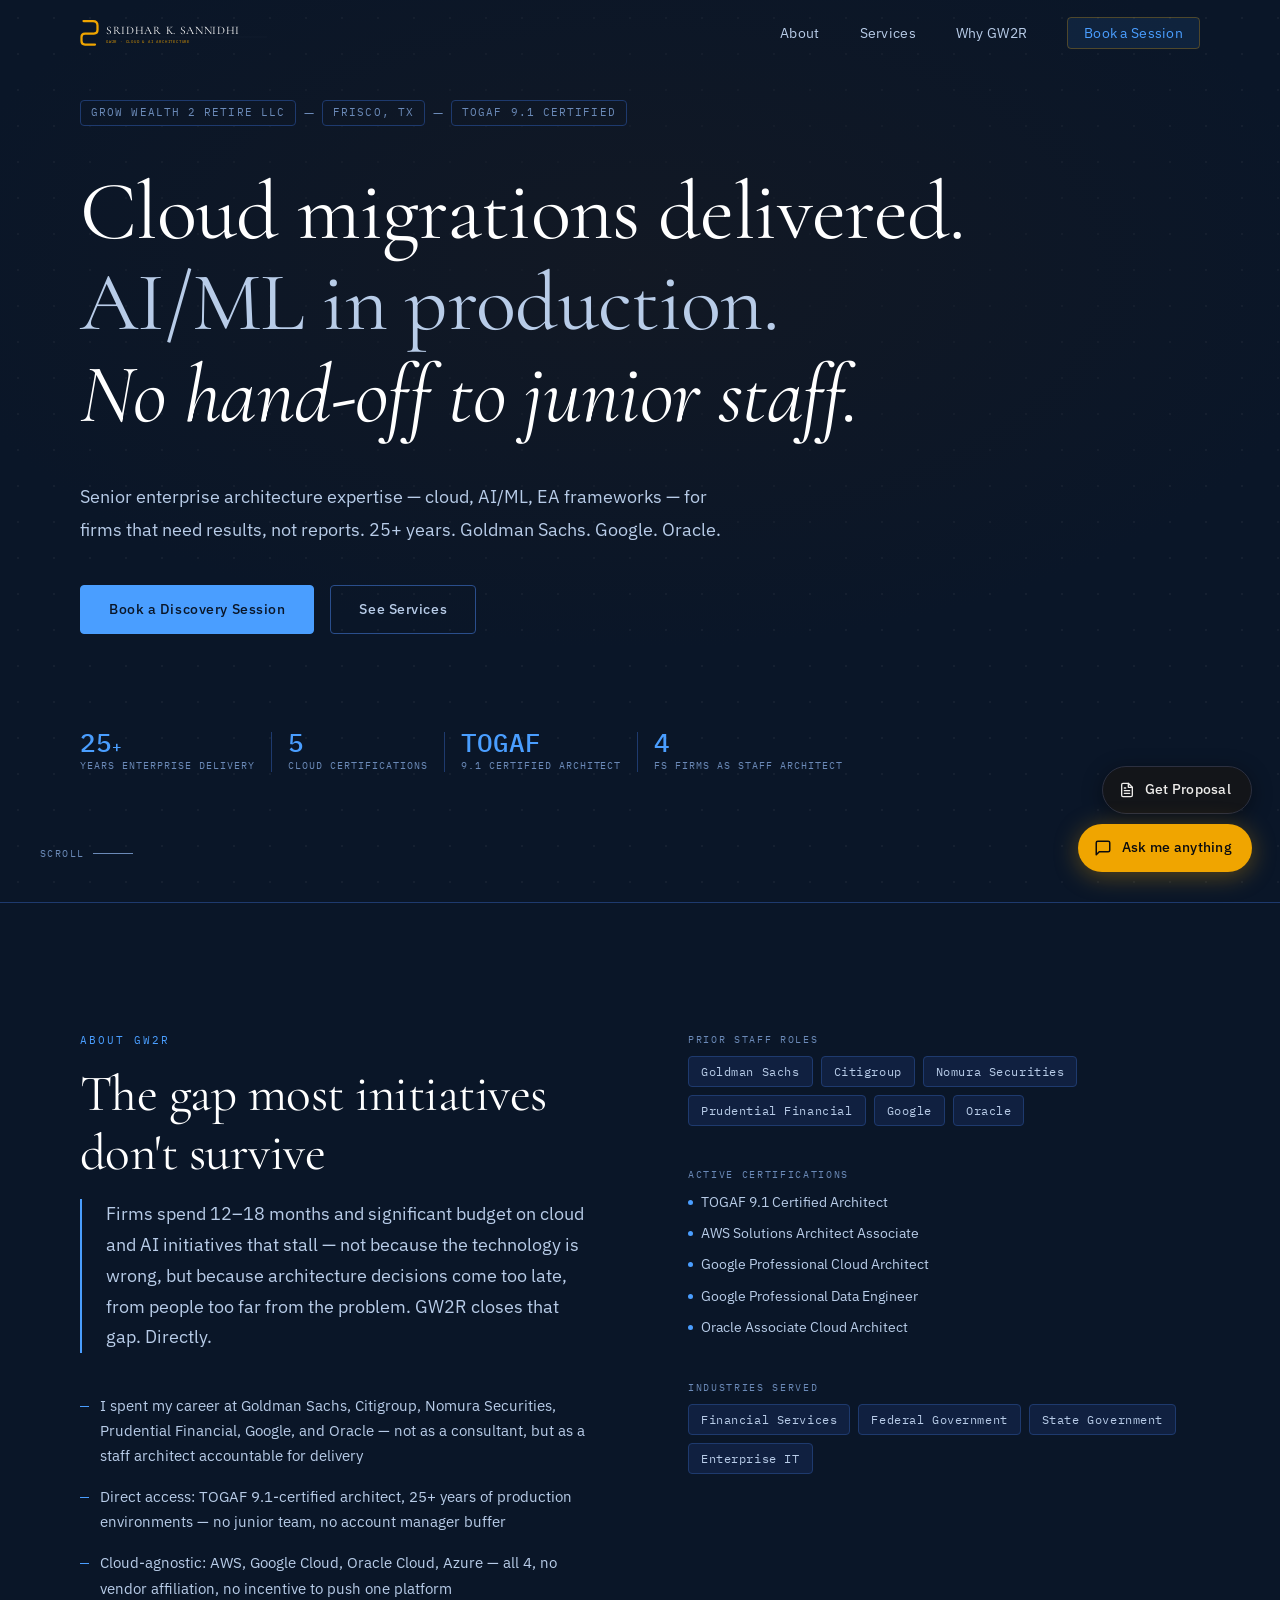
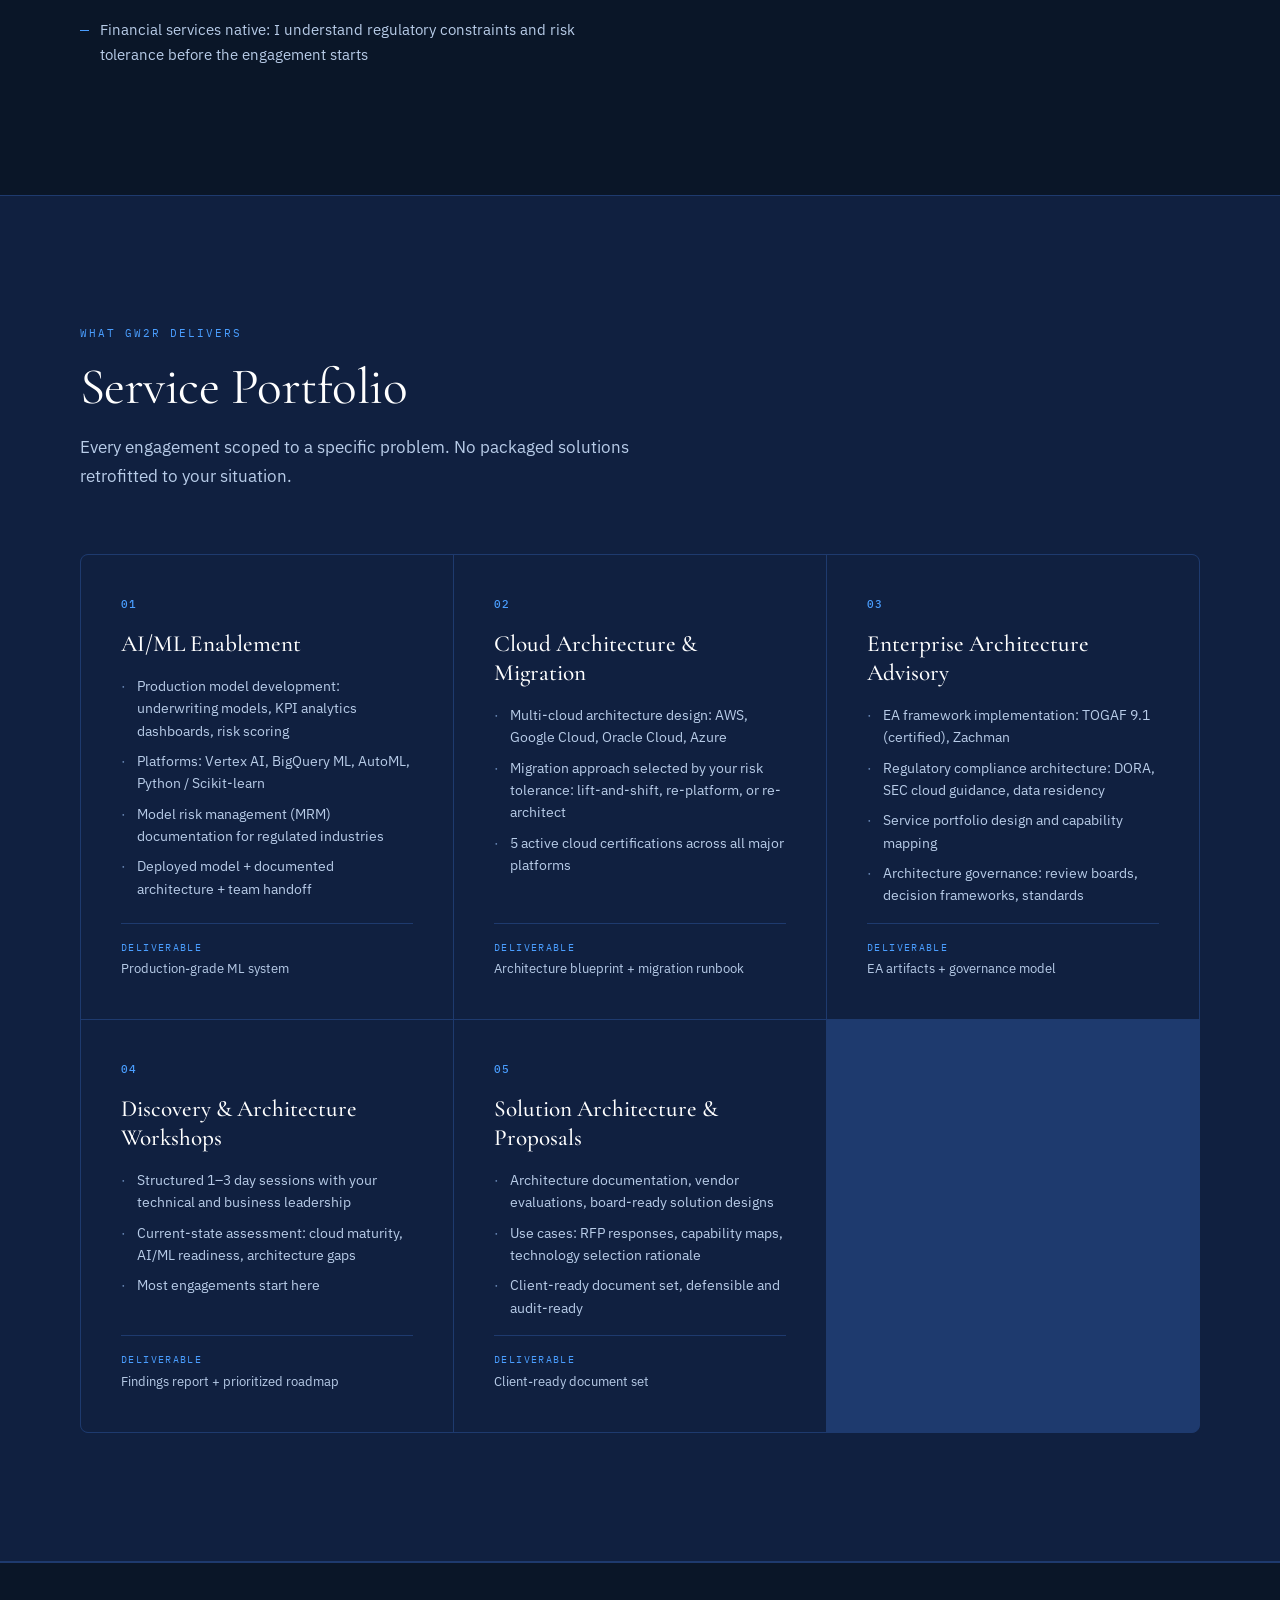
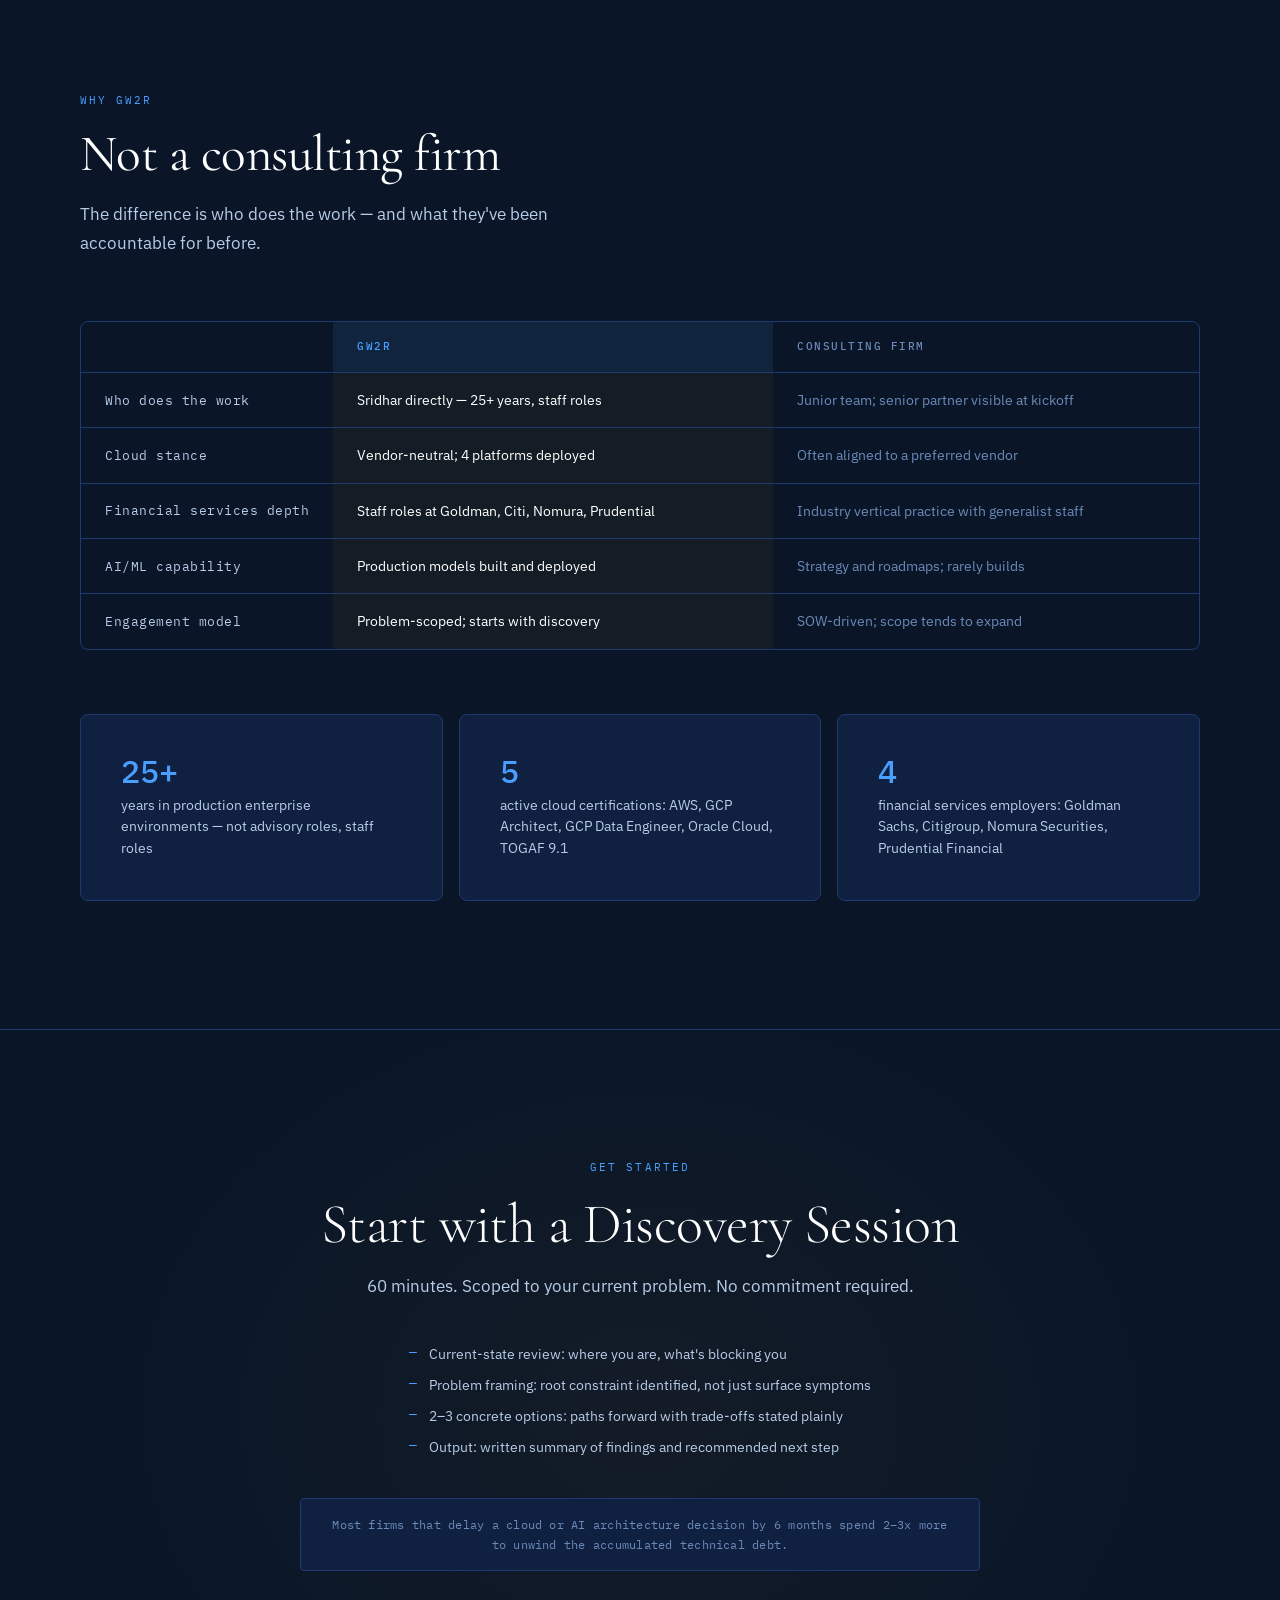
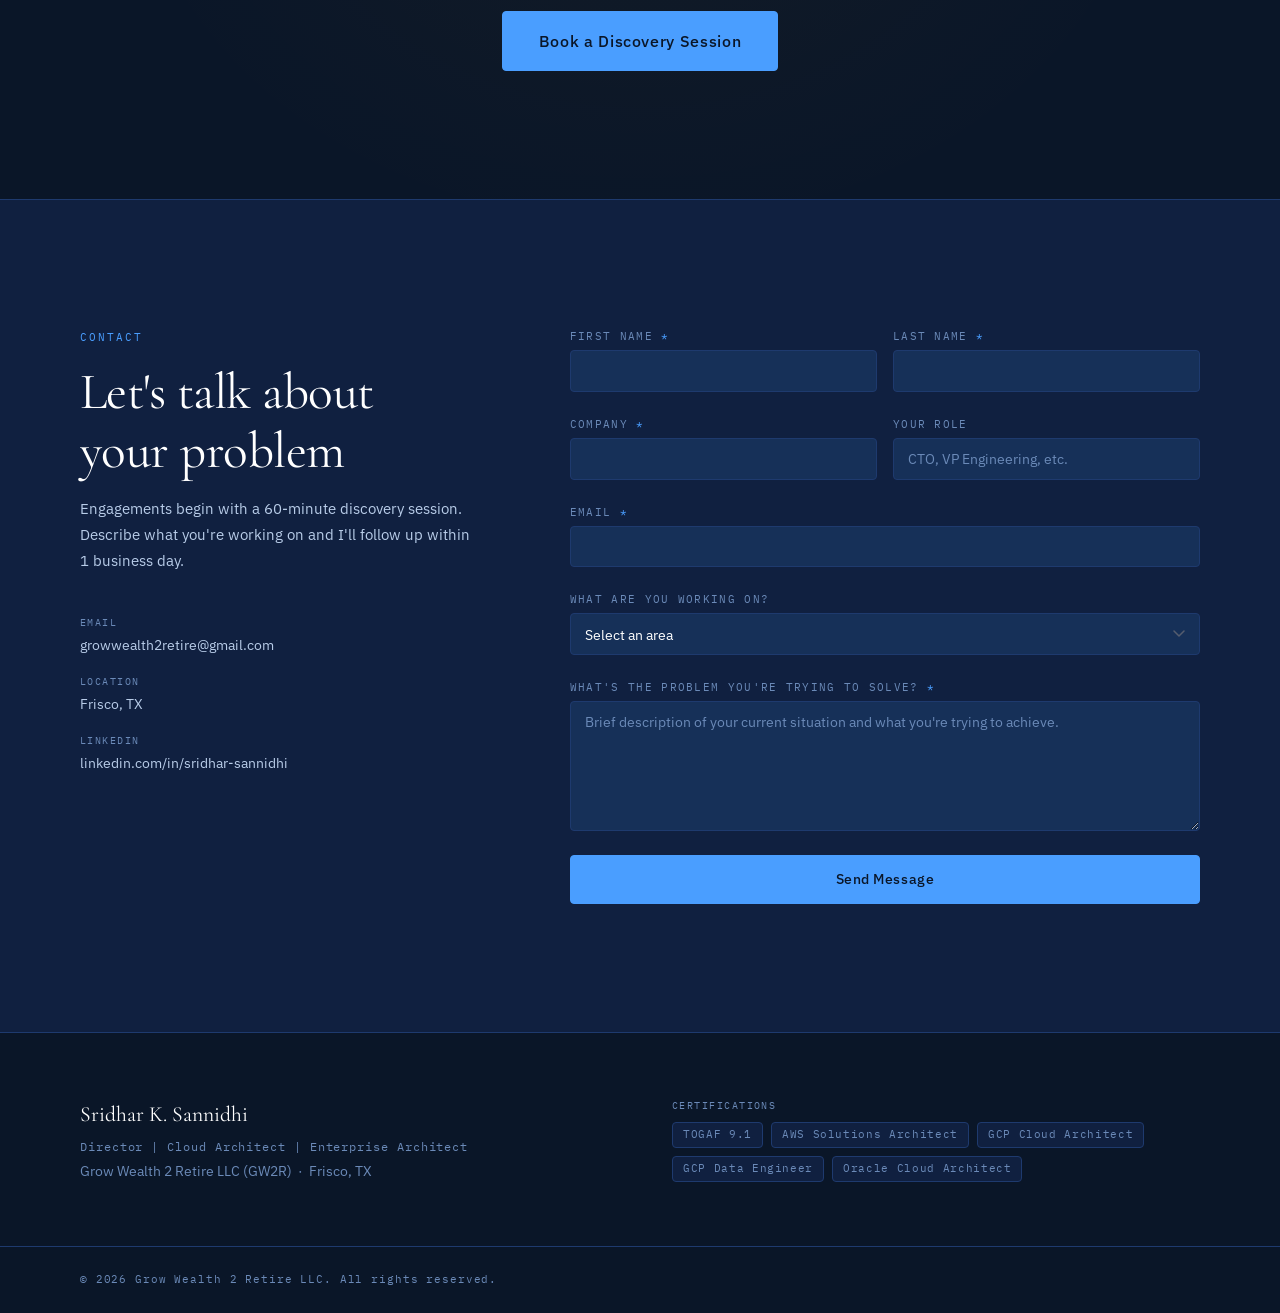
<file: index.html>
<!DOCTYPE html>
<html lang="en">
<head>
  <meta charset="UTF-8" />
  <meta name="viewport" content="width=device-width, initial-scale=1.0" />
  <title>Sridhar K. Sannidhi — Enterprise Cloud & AI Architecture</title>
  <meta name="description" content="GW2R provides senior enterprise architecture expertise — cloud, AI/ML, EA frameworks — for firms that need results, not reports." />
  <link rel="preconnect" href="https://fonts.googleapis.com" />
  <link rel="preconnect" href="https://fonts.gstatic.com" crossorigin />
  <link href="https://fonts.googleapis.com/css2?family=Cormorant+Garamond:ital,wght@0,300;0,400;0,500;0,600;1,300;1,400&family=IBM+Plex+Sans:wght@300;400;500&family=IBM+Plex+Mono:wght@400;500&display=swap" rel="stylesheet" />
  <link rel="stylesheet" href="styles.css" />

  <!-- ── Chat Widget Styles ─────────────────────────────────────────────── -->
  <style>
    /* Launcher stack */
    #cw-launchers {
      position: fixed;
      bottom: 28px;
      right: 28px;
      z-index: 9000;
      display: flex;
      flex-direction: column;
      align-items: flex-end;
      gap: 10px;
      transition: opacity 200ms cubic-bezier(0.22,1,0.36,1),
                  transform 200ms cubic-bezier(0.22,1,0.36,1);
    }
    #cw-launchers.cw-hidden { opacity: 0; pointer-events: none; transform: scale(0.92) translateY(8px); }

    .cw-btn-launch {
      display: flex;
      align-items: center;
      gap: 10px;
      border: none;
      border-radius: 999px;
      padding: 0 20px 0 16px;
      height: 48px;
      font-family: 'IBM Plex Sans', sans-serif;
      font-size: 0.875rem;
      font-weight: 500;
      letter-spacing: 0.02em;
      cursor: pointer;
      white-space: nowrap;
      transition: transform 160ms cubic-bezier(0.22,1,0.36,1),
                  box-shadow 160ms cubic-bezier(0.22,1,0.36,1);
    }
    .cw-btn-launch svg { flex-shrink: 0; }

    #cw-btn-chat {
      background: #F0A500;
      color: #0B0C0F;
      box-shadow: 0 4px 24px rgba(240,165,0,0.35);
    }
    #cw-btn-chat:hover {
      transform: translateY(-2px);
      box-shadow: 0 8px 32px rgba(240,165,0,0.45);
    }

    #cw-btn-proposal {
      background: #131519;
      color: #EDECEA;
      border: 1px solid #2C3040;
      box-shadow: 0 4px 20px rgba(0,0,0,0.4);
    }
    #cw-btn-proposal:hover {
      transform: translateY(-2px);
      border-color: #F0A500;
      color: #F0A500;
      box-shadow: 0 8px 28px rgba(0,0,0,0.5);
    }

    /* Panel */
    #cw-panel {
      position: fixed;
      bottom: 28px;
      right: 28px;
      z-index: 9000;
      width: 380px;
      max-width: calc(100vw - 32px);
      height: 520px;
      max-height: calc(100svh - 56px);
      background: #131519;
      border: 1px solid #222630;
      border-radius: 14px;
      box-shadow: 0 24px 64px rgba(0,0,0,0.55);
      display: flex;
      flex-direction: column;
      overflow: hidden;
      opacity: 1;
      transform: translateY(0) scale(1);
      transform-origin: bottom right;
      transition: opacity 200ms cubic-bezier(0.22,1,0.36,1),
                  transform 200ms cubic-bezier(0.22,1,0.36,1);
    }
    #cw-panel.cw-hidden {
      opacity: 0;
      pointer-events: none;
      transform: translateY(12px) scale(0.97);
    }

    /* Header */
    #cw-header {
      display: flex;
      align-items: center;
      justify-content: space-between;
      padding: 0 16px 0 18px;
      height: 56px;
      border-bottom: 1px solid #222630;
      flex-shrink: 0;
    }
    .cw-header-info { display: flex; flex-direction: column; gap: 1px; }
    .cw-title {
      font-family: 'Cormorant Garamond', Georgia, serif;
      font-size: 1.05rem;
      font-weight: 400;
      color: #EDECEA;
      letter-spacing: 0.02em;
    }
    .cw-subtitle {
      font-family: 'IBM Plex Mono', monospace;
      font-size: 0.6rem;
      letter-spacing: 0.12em;
      text-transform: uppercase;
      color: #555D6E;
    }
    #cw-close {
      background: none;
      border: none;
      cursor: pointer;
      color: #555D6E;
      padding: 6px;
      border-radius: 6px;
      display: flex;
      align-items: center;
      justify-content: center;
      transition: color 150ms, background 150ms;
      flex-shrink: 0;
    }
    #cw-close:hover { color: #EDECEA; background: rgba(255,255,255,0.06); }

    /* Messages */
    #cw-messages {
      flex: 1;
      overflow-y: auto;
      padding: 16px 14px;
      display: flex;
      flex-direction: column;
      gap: 10px;
      scroll-behavior: smooth;
    }
    #cw-messages::-webkit-scrollbar { width: 4px; }
    #cw-messages::-webkit-scrollbar-track { background: transparent; }
    #cw-messages::-webkit-scrollbar-thumb { background: #2C3040; border-radius: 2px; }

    /* Message bubbles */
    .cw-msg {
      max-width: 82%;
      padding: 10px 13px;
      border-radius: 10px;
      font-family: 'IBM Plex Sans', sans-serif;
      font-size: 0.875rem;
      line-height: 1.55;
      word-break: break-word;
    }
    .cw-msg--ai {
      background: #1A1D24;
      color: #EDECEA;
      border-bottom-left-radius: 3px;
      align-self: flex-start;
      border: 1px solid #2C3040;
    }
    .cw-msg--user {
      background: #F0A500;
      color: #0B0C0F;
      border-bottom-right-radius: 3px;
      align-self: flex-end;
      font-weight: 500;
    }
    .cw-msg--error {
      background: rgba(224,85,85,0.12);
      color: #E08888;
      border: 1px solid rgba(224,85,85,0.25);
      border-bottom-left-radius: 3px;
      align-self: flex-start;
      font-size: 0.8rem;
    }

    /* Typing indicator (shared by both widgets) */
    .cw-typing-indicator {
      display: flex;
      align-items: center;
      gap: 5px;
      padding: 11px 13px;
      background: #1A1D24;
      border: 1px solid #2C3040;
      border-radius: 10px;
      border-bottom-left-radius: 3px;
      align-self: flex-start;
    }
    .cw-typing-indicator span {
      display: block;
      width: 6px;
      height: 6px;
      border-radius: 50%;
      background: #555D6E;
      animation: cw-bounce 1.3s infinite;
    }
    .cw-typing-indicator span:nth-child(2) { animation-delay: 0.2s; }
    .cw-typing-indicator span:nth-child(3) { animation-delay: 0.4s; }
    @keyframes cw-bounce {
      0%, 60%, 100% { transform: translateY(0); opacity: 0.5; }
      30% { transform: translateY(-6px); opacity: 1; }
    }

    /* Input area */
    #cw-input-area {
      display: flex;
      align-items: center;
      gap: 8px;
      padding: 12px 14px;
      border-top: 1px solid #222630;
      flex-shrink: 0;
      background: #0F1114;
    }
    #cw-input {
      flex: 1;
      background: #1A1D24;
      border: 1px solid #2C3040;
      border-radius: 8px;
      color: #EDECEA;
      font-family: 'IBM Plex Sans', sans-serif;
      font-size: 0.875rem;
      padding: 9px 12px;
      outline: none;
      transition: border-color 150ms;
    }
    #cw-input::placeholder { color: #555D6E; }
    #cw-input:focus { border-color: rgba(240,165,0,0.5); }
    #cw-input:disabled { opacity: 0.5; }
    #cw-send {
      width: 36px;
      height: 36px;
      border-radius: 8px;
      background: #F0A500;
      border: none;
      color: #0B0C0F;
      cursor: pointer;
      display: flex;
      align-items: center;
      justify-content: center;
      flex-shrink: 0;
      transition: background 150ms, transform 150ms, opacity 150ms;
    }
    #cw-send:hover:not(:disabled) { background: #D49200; transform: scale(1.05); }
    #cw-send:disabled { opacity: 0.4; cursor: not-allowed; transform: none; }

    /* ── Proposal panel ──────────────────────────────────────────────────── */
    #pw-panel {
      position: fixed;
      bottom: 28px;
      right: 28px;
      z-index: 9000;
      width: 380px;
      max-width: calc(100vw - 32px);
      height: 540px;
      max-height: calc(100svh - 56px);
      background: #131519;
      border: 1px solid #222630;
      border-radius: 14px;
      box-shadow: 0 24px 64px rgba(0,0,0,0.55);
      display: flex;
      flex-direction: column;
      overflow: hidden;
      opacity: 1;
      transform: translateY(0) scale(1);
      transform-origin: bottom right;
      transition: opacity 200ms cubic-bezier(0.22,1,0.36,1),
                  transform 200ms cubic-bezier(0.22,1,0.36,1);
    }
    #pw-panel.cw-hidden {
      opacity: 0;
      pointer-events: none;
      transform: translateY(12px) scale(0.97);
    }

    /* Proposal header */
    #pw-header {
      display: flex;
      align-items: center;
      justify-content: space-between;
      padding: 12px 16px 10px 18px;
      border-bottom: 1px solid #222630;
      flex-shrink: 0;
      background: #0F1114;
    }
    .pw-header-main { display: flex; flex-direction: column; gap: 6px; flex: 1; min-width: 0; }
    .pw-title {
      font-family: 'Cormorant Garamond', Georgia, serif;
      font-size: 1.05rem;
      font-weight: 400;
      color: #EDECEA;
      letter-spacing: 0.02em;
    }
    .pw-progress { display: flex; align-items: center; gap: 10px; }
    .pw-step-label {
      font-family: 'IBM Plex Mono', monospace;
      font-size: 0.6rem;
      letter-spacing: 0.12em;
      text-transform: uppercase;
      color: #555D6E;
      white-space: nowrap;
      flex-shrink: 0;
    }
    .pw-bar-track {
      flex: 1;
      height: 2px;
      background: #222630;
      border-radius: 1px;
      overflow: hidden;
    }
    #pw-bar-fill {
      height: 100%;
      background: #F0A500;
      border-radius: 1px;
      width: 0%;
      transition: width 400ms cubic-bezier(0.22,1,0.36,1);
    }
    #pw-close {
      background: none;
      border: none;
      cursor: pointer;
      color: #555D6E;
      padding: 6px;
      border-radius: 6px;
      display: flex;
      align-items: center;
      justify-content: center;
      transition: color 150ms, background 150ms;
      flex-shrink: 0;
      margin-left: 10px;
    }
    #pw-close:hover { color: #EDECEA; background: rgba(255,255,255,0.06); }

    /* Proposal messages (reuse cw-msg styles via shared class) */
    #pw-messages {
      flex: 1;
      overflow-y: auto;
      padding: 16px 14px;
      display: flex;
      flex-direction: column;
      gap: 10px;
      scroll-behavior: smooth;
    }
    #pw-messages::-webkit-scrollbar { width: 4px; }
    #pw-messages::-webkit-scrollbar-track { background: transparent; }
    #pw-messages::-webkit-scrollbar-thumb { background: #2C3040; border-radius: 2px; }

    /* Proposal input area */
    #pw-input-area {
      display: flex;
      align-items: center;
      gap: 8px;
      padding: 12px 14px;
      border-top: 1px solid #222630;
      flex-shrink: 0;
      background: #0F1114;
    }
    #pw-input {
      flex: 1;
      background: #1A1D24;
      border: 1px solid #2C3040;
      border-radius: 8px;
      color: #EDECEA;
      font-family: 'IBM Plex Sans', sans-serif;
      font-size: 0.875rem;
      padding: 9px 12px;
      outline: none;
      transition: border-color 150ms;
    }
    #pw-input::placeholder { color: #555D6E; }
    #pw-input:focus { border-color: rgba(240,165,0,0.5); }
    #pw-input:disabled { opacity: 0.5; }
    #pw-send {
      width: 36px;
      height: 36px;
      border-radius: 8px;
      background: #F0A500;
      border: none;
      color: #0B0C0F;
      cursor: pointer;
      display: flex;
      align-items: center;
      justify-content: center;
      flex-shrink: 0;
      transition: background 150ms, transform 150ms, opacity 150ms;
    }
    #pw-send:hover:not(:disabled) { background: #D49200; transform: scale(1.05); }
    #pw-send:disabled { opacity: 0.4; cursor: not-allowed; transform: none; }

    /* Proposal complete state */
    #pw-input-area.pw-complete {
      display: none;
    }
  </style>
</head>
<body>

  <!-- NAV -->
  <nav class="nav" id="nav" aria-label="Main navigation">
    <div class="nav__inner">
      <a href="#hero" class="nav__brand" aria-label="Sridhar K. Sannidhi — Home">
        <!-- Logo V1 inline — fonts already loaded by page, no @import needed -->
        <svg xmlns="http://www.w3.org/2000/svg" viewBox="0 0 380 58"
             aria-hidden="true" focusable="false" class="nav__logo">
          <g transform="translate(2, 4)">
            <path
              d="M 5,2 H 24 Q 33,2 33,11 V 20 Q 33,27 26,27 H 8 Q 1,27 1,34 V 42 Q 1,49 8,49 H 28"
              stroke="#F0A500" stroke-width="4.5" fill="none"
              stroke-linecap="round" stroke-linejoin="round"/>
          </g>
          <text x="52" y="32"
            font-family="'Cormorant Garamond', Georgia, serif"
            font-size="23" font-weight="400" letter-spacing="0.06em"
            fill="currentColor">SRIDHAR K. SANNIDHI</text>
          <line x1="52" y1="38" x2="375" y2="38"
            stroke="currentColor" stroke-width="0.5" opacity="0.12"/>
          <text x="52" y="50"
            font-family="'IBM Plex Mono', 'Menlo', 'Courier New', monospace"
            font-size="8" font-weight="400" letter-spacing="0.2em"
            fill="#F0A500" opacity="0.9">GW2R · CLOUD &amp; AI ARCHITECTURE</text>
        </svg>
      </a>
      <ul class="nav__links" id="navLinks" role="list">
        <li><a href="#about" class="nav__link">About</a></li>
        <li><a href="#services" class="nav__link">Services</a></li>
        <li><a href="#differentiators" class="nav__link">Why GW2R</a></li>
        <li><a href="#contact" class="nav__link nav__link--cta">Book a Session</a></li>
      </ul>
      <button class="nav__toggle" id="navToggle" aria-label="Toggle navigation" aria-expanded="false">
        <span></span><span></span><span></span>
      </button>
    </div>
  </nav>

  <!-- HERO -->
  <header class="hero" id="hero">
    <div class="hero__bg-grid" aria-hidden="true"></div>
    <div class="container hero__container">
      <div class="hero__eyebrow">
        <span class="tag">Grow Wealth 2 Retire LLC</span>
        <span class="hero__eyebrow-sep" aria-hidden="true">—</span>
        <span class="tag">Frisco, TX</span>
        <span class="hero__eyebrow-sep" aria-hidden="true">—</span>
        <span class="tag">TOGAF 9.1 Certified</span>
      </div>
      <h1 class="hero__headline">
        <span class="hero__line hero__line--1">Cloud migrations delivered.</span>
        <span class="hero__line hero__line--2">AI/ML in production.</span>
        <span class="hero__line hero__line--3">No hand-off to junior staff.</span>
      </h1>
      <p class="hero__sub">
        Senior enterprise architecture expertise — cloud, AI/ML, EA frameworks — for firms that need results, not reports. 25+ years. Goldman Sachs. Google. Oracle.
      </p>
      <div class="hero__actions">
        <a href="#contact" class="btn btn--primary">Book a Discovery Session</a>
        <a href="#services" class="btn btn--ghost">See Services</a>
      </div>
      <div class="hero__stats" role="list">
        <div class="hero__stat" role="listitem">
          <span class="hero__stat-number">25<span class="hero__stat-plus">+</span></span>
          <span class="hero__stat-label">Years Enterprise Delivery</span>
        </div>
        <div class="hero__stat-divider" aria-hidden="true"></div>
        <div class="hero__stat" role="listitem">
          <span class="hero__stat-number">5</span>
          <span class="hero__stat-label">Cloud Certifications</span>
        </div>
        <div class="hero__stat-divider" aria-hidden="true"></div>
        <div class="hero__stat" role="listitem">
          <span class="hero__stat-number">TOGAF</span>
          <span class="hero__stat-label">9.1 Certified Architect</span>
        </div>
        <div class="hero__stat-divider" aria-hidden="true"></div>
        <div class="hero__stat" role="listitem">
          <span class="hero__stat-number">4</span>
          <span class="hero__stat-label">FS Firms as Staff Architect</span>
        </div>
      </div>
    </div>
    <div class="hero__scroll-hint" aria-hidden="true">
      <span>Scroll</span>
      <div class="hero__scroll-line"></div>
    </div>
  </header>

  <main>

    <!-- ABOUT -->
    <section class="section about" id="about" aria-labelledby="about-heading">
      <div class="container about__container">
        <div class="about__content reveal">
          <div class="section__label">About GW2R</div>
          <h2 class="section__heading" id="about-heading">The gap most initiatives don't survive</h2>
          <p class="about__lead">
            Firms spend 12–18 months and significant budget on cloud and AI initiatives that stall — not because the technology is wrong, but because architecture decisions come too late, from people too far from the problem. GW2R closes that gap. Directly.
          </p>
          <ul class="about__list">
            <li>I spent my career at Goldman Sachs, Citigroup, Nomura Securities, Prudential Financial, Google, and Oracle — not as a consultant, but as a staff architect accountable for delivery</li>
            <li>Direct access: TOGAF 9.1-certified architect, 25+ years of production environments — no junior team, no account manager buffer</li>
            <li>Cloud-agnostic: AWS, Google Cloud, Oracle Cloud, Azure — all 4, no vendor affiliation, no incentive to push one platform</li>
            <li>Financial services native: I understand regulatory constraints and risk tolerance before the engagement starts</li>
          </ul>
        </div>
        <div class="about__credentials reveal">
          <div class="about__employers">
            <div class="about__employers-label">Prior Staff Roles</div>
            <div class="about__employer-tags">
              <span class="employer-tag">Goldman Sachs</span>
              <span class="employer-tag">Citigroup</span>
              <span class="employer-tag">Nomura Securities</span>
              <span class="employer-tag">Prudential Financial</span>
              <span class="employer-tag">Google</span>
              <span class="employer-tag">Oracle</span>
            </div>
          </div>
          <div class="about__certs">
            <div class="about__certs-label">Active Certifications</div>
            <ul class="cert-list">
              <li class="cert-item">
                <span class="cert-dot"></span>
                TOGAF 9.1 Certified Architect
              </li>
              <li class="cert-item">
                <span class="cert-dot"></span>
                AWS Solutions Architect Associate
              </li>
              <li class="cert-item">
                <span class="cert-dot"></span>
                Google Professional Cloud Architect
              </li>
              <li class="cert-item">
                <span class="cert-dot"></span>
                Google Professional Data Engineer
              </li>
              <li class="cert-item">
                <span class="cert-dot"></span>
                Oracle Associate Cloud Architect
              </li>
            </ul>
          </div>
          <div class="about__industries">
            <div class="about__industries-label">Industries Served</div>
            <div class="industry-tags">
              <span class="industry-tag">Financial Services</span>
              <span class="industry-tag">Federal Government</span>
              <span class="industry-tag">State Government</span>
              <span class="industry-tag">Enterprise IT</span>
            </div>
          </div>
        </div>
      </div>
    </section>

    <!-- SERVICES -->
    <section class="section services" id="services" aria-labelledby="services-heading">
      <div class="container">
        <div class="section__header reveal">
          <div class="section__label">What GW2R Delivers</div>
          <h2 class="section__heading" id="services-heading">Service Portfolio</h2>
          <p class="section__sub">Every engagement scoped to a specific problem. No packaged solutions retrofitted to your situation.</p>
        </div>
        <div class="services__grid">

          <article class="service-card reveal" aria-labelledby="svc1-heading">
            <div class="service-card__number">01</div>
            <h3 class="service-card__title" id="svc1-heading">AI/ML Enablement</h3>
            <ul class="service-card__list">
              <li>Production model development: underwriting models, KPI analytics dashboards, risk scoring</li>
              <li>Platforms: Vertex AI, BigQuery ML, AutoML, Python / Scikit-learn</li>
              <li>Model risk management (MRM) documentation for regulated industries</li>
              <li>Deployed model + documented architecture + team handoff</li>
            </ul>
            <div class="service-card__deliverable">
              <span class="service-card__deliverable-label">Deliverable</span>
              Production-grade ML system
            </div>
          </article>

          <article class="service-card reveal" aria-labelledby="svc2-heading">
            <div class="service-card__number">02</div>
            <h3 class="service-card__title" id="svc2-heading">Cloud Architecture &amp; Migration</h3>
            <ul class="service-card__list">
              <li>Multi-cloud architecture design: AWS, Google Cloud, Oracle Cloud, Azure</li>
              <li>Migration approach selected by your risk tolerance: lift-and-shift, re-platform, or re-architect</li>
              <li>5 active cloud certifications across all major platforms</li>
            </ul>
            <div class="service-card__deliverable">
              <span class="service-card__deliverable-label">Deliverable</span>
              Architecture blueprint + migration runbook
            </div>
          </article>

          <article class="service-card reveal" aria-labelledby="svc3-heading">
            <div class="service-card__number">03</div>
            <h3 class="service-card__title" id="svc3-heading">Enterprise Architecture Advisory</h3>
            <ul class="service-card__list">
              <li>EA framework implementation: TOGAF 9.1 (certified), Zachman</li>
              <li>Regulatory compliance architecture: DORA, SEC cloud guidance, data residency</li>
              <li>Service portfolio design and capability mapping</li>
              <li>Architecture governance: review boards, decision frameworks, standards</li>
            </ul>
            <div class="service-card__deliverable">
              <span class="service-card__deliverable-label">Deliverable</span>
              EA artifacts + governance model
            </div>
          </article>

          <article class="service-card reveal" aria-labelledby="svc4-heading">
            <div class="service-card__number">04</div>
            <h3 class="service-card__title" id="svc4-heading">Discovery &amp; Architecture Workshops</h3>
            <ul class="service-card__list">
              <li>Structured 1–3 day sessions with your technical and business leadership</li>
              <li>Current-state assessment: cloud maturity, AI/ML readiness, architecture gaps</li>
              <li>Most engagements start here</li>
            </ul>
            <div class="service-card__deliverable">
              <span class="service-card__deliverable-label">Deliverable</span>
              Findings report + prioritized roadmap
            </div>
          </article>

          <article class="service-card reveal" aria-labelledby="svc5-heading">
            <div class="service-card__number">05</div>
            <h3 class="service-card__title" id="svc5-heading">Solution Architecture &amp; Proposals</h3>
            <ul class="service-card__list">
              <li>Architecture documentation, vendor evaluations, board-ready solution designs</li>
              <li>Use cases: RFP responses, capability maps, technology selection rationale</li>
              <li>Client-ready document set, defensible and audit-ready</li>
            </ul>
            <div class="service-card__deliverable">
              <span class="service-card__deliverable-label">Deliverable</span>
              Client-ready document set
            </div>
          </article>

        </div>
      </div>
    </section>

    <!-- DIFFERENTIATORS -->
    <section class="section diff" id="differentiators" aria-labelledby="diff-heading">
      <div class="container">
        <div class="section__header reveal">
          <div class="section__label">Why GW2R</div>
          <h2 class="section__heading" id="diff-heading">Not a consulting firm</h2>
          <p class="section__sub">The difference is who does the work — and what they've been accountable for before.</p>
        </div>
        <div class="diff__table-wrap reveal">
          <table class="diff__table" aria-label="GW2R versus consulting firm comparison">
            <thead>
              <tr>
                <th scope="col"></th>
                <th scope="col" class="diff__col--gw2r">GW2R</th>
                <th scope="col" class="diff__col--other">Consulting Firm</th>
              </tr>
            </thead>
            <tbody>
              <tr>
                <td class="diff__attr">Who does the work</td>
                <td class="diff__val diff__val--gw2r">Sridhar directly — 25+ years, staff roles</td>
                <td class="diff__val diff__val--other">Junior team; senior partner visible at kickoff</td>
              </tr>
              <tr>
                <td class="diff__attr">Cloud stance</td>
                <td class="diff__val diff__val--gw2r">Vendor-neutral; 4 platforms deployed</td>
                <td class="diff__val diff__val--other">Often aligned to a preferred vendor</td>
              </tr>
              <tr>
                <td class="diff__attr">Financial services depth</td>
                <td class="diff__val diff__val--gw2r">Staff roles at Goldman, Citi, Nomura, Prudential</td>
                <td class="diff__val diff__val--other">Industry vertical practice with generalist staff</td>
              </tr>
              <tr>
                <td class="diff__attr">AI/ML capability</td>
                <td class="diff__val diff__val--gw2r">Production models built and deployed</td>
                <td class="diff__val diff__val--other">Strategy and roadmaps; rarely builds</td>
              </tr>
              <tr>
                <td class="diff__attr">Engagement model</td>
                <td class="diff__val diff__val--gw2r">Problem-scoped; starts with discovery</td>
                <td class="diff__val diff__val--other">SOW-driven; scope tends to expand</td>
              </tr>
            </tbody>
          </table>
        </div>
        <div class="diff__facts reveal">
          <div class="diff__fact">
            <span class="diff__fact-num">25+</span>
            <span class="diff__fact-text">years in production enterprise environments — not advisory roles, staff roles</span>
          </div>
          <div class="diff__fact">
            <span class="diff__fact-num">5</span>
            <span class="diff__fact-text">active cloud certifications: AWS, GCP Architect, GCP Data Engineer, Oracle Cloud, TOGAF 9.1</span>
          </div>
          <div class="diff__fact">
            <span class="diff__fact-num">4</span>
            <span class="diff__fact-text">financial services employers: Goldman Sachs, Citigroup, Nomura Securities, Prudential Financial</span>
          </div>
        </div>
      </div>
    </section>

    <!-- TESTIMONIALS: removed until real client quotes are available -->
    <!-- Client references available on request: growwealth2retire@gmail.com -->

    <!-- CTA -->
    <section class="section cta-section" id="cta" aria-labelledby="cta-heading">
      <div class="container cta-section__container">
        <div class="cta-section__content reveal">
          <div class="section__label">Get Started</div>
          <h2 class="cta-section__heading" id="cta-heading">Start with a Discovery Session</h2>
          <p class="cta-section__sub">60 minutes. Scoped to your current problem. No commitment required.</p>
          <ul class="cta-section__list">
            <li>Current-state review: where you are, what's blocking you</li>
            <li>Problem framing: root constraint identified, not just surface symptoms</li>
            <li>2–3 concrete options: paths forward with trade-offs stated plainly</li>
            <li>Output: written summary of findings and recommended next step</li>
          </ul>
          <p class="cta-section__note">
            Most firms that delay a cloud or AI architecture decision by 6 months spend 2–3x more to unwind the accumulated technical debt.
          </p>
          <a href="#contact" class="btn btn--primary btn--large">Book a Discovery Session</a>
        </div>
      </div>
    </section>

    <!-- CONTACT -->
    <section class="section contact" id="contact" aria-labelledby="contact-heading">
      <div class="container contact__container">
        <div class="contact__info reveal">
          <div class="section__label">Contact</div>
          <h2 class="section__heading" id="contact-heading">Let's talk about your problem</h2>
          <p class="contact__sub">Engagements begin with a 60-minute discovery session. Describe what you're working on and I'll follow up within 1 business day.</p>
          <div class="contact__direct">
            <div class="contact__detail">
              <span class="contact__detail-label">Email</span>
              <a href="mailto:growwealth2retire@gmail.com" class="contact__detail-value">growwealth2retire@gmail.com</a>
            </div>
            <div class="contact__detail">
              <span class="contact__detail-label">Location</span>
              <span class="contact__detail-value">Frisco, TX</span>
            </div>
            <div class="contact__detail">
              <span class="contact__detail-label">LinkedIn</span>
              <a href="#" class="contact__detail-value">linkedin.com/in/sridhar-sannidhi</a>
            </div>
          </div>
        </div>
        <form class="contact__form reveal" id="contactForm" novalidate aria-label="Contact form">
          <div class="form-row form-row--2col">
            <div class="form-group">
              <label class="form-label" for="firstName">First Name <span class="form-required" aria-hidden="true">*</span></label>
              <input class="form-input" type="text" id="firstName" name="firstName" required autocomplete="given-name" />
            </div>
            <div class="form-group">
              <label class="form-label" for="lastName">Last Name <span class="form-required" aria-hidden="true">*</span></label>
              <input class="form-input" type="text" id="lastName" name="lastName" required autocomplete="family-name" />
            </div>
          </div>
          <div class="form-row form-row--2col">
            <div class="form-group">
              <label class="form-label" for="company">Company <span class="form-required" aria-hidden="true">*</span></label>
              <input class="form-input" type="text" id="company" name="company" required autocomplete="organization" />
            </div>
            <div class="form-group">
              <label class="form-label" for="role">Your Role</label>
              <input class="form-input" type="text" id="role" name="role" placeholder="CTO, VP Engineering, etc." autocomplete="organization-title" />
            </div>
          </div>
          <div class="form-group">
            <label class="form-label" for="email">Email <span class="form-required" aria-hidden="true">*</span></label>
            <input class="form-input" type="email" id="email" name="email" required autocomplete="email" />
          </div>
          <div class="form-group">
            <label class="form-label" for="engagement">What are you working on?</label>
            <select class="form-input form-select" id="engagement" name="engagement">
              <option value="" disabled selected>Select an area</option>
              <option value="ai-ml">AI/ML Enablement</option>
              <option value="cloud">Cloud Architecture &amp; Migration</option>
              <option value="ea">Enterprise Architecture Advisory</option>
              <option value="discovery">Discovery &amp; Architecture Workshop</option>
              <option value="solution">Solution Architecture &amp; Proposals</option>
              <option value="other">Other / Not sure yet</option>
            </select>
          </div>
          <div class="form-group">
            <label class="form-label" for="message">What's the problem you're trying to solve? <span class="form-required" aria-hidden="true">*</span></label>
            <textarea class="form-input form-textarea" id="message" name="message" rows="5" required placeholder="Brief description of your current situation and what you're trying to achieve."></textarea>
          </div>
          <button type="submit" class="btn btn--primary btn--full">Send Message</button>
          <div class="form-success" id="formSuccess" role="status" aria-live="polite" hidden>
            Your email client should open with the message pre-filled. If it didn't, email directly: growwealth2retire@gmail.com
          </div>
        </form>
      </div>
    </section>

  </main>

  <!-- FOOTER -->
  <footer class="footer" role="contentinfo">
    <div class="container footer__container">
      <div class="footer__brand">
        <div class="footer__name">Sridhar K. Sannidhi</div>
        <div class="footer__role">Director | Cloud Architect | Enterprise Architect</div>
        <div class="footer__company">Grow Wealth 2 Retire LLC (GW2R) &nbsp;·&nbsp; Frisco, TX</div>
      </div>
      <div class="footer__certs">
        <div class="footer__certs-label">Certifications</div>
        <div class="footer__cert-row">
          <span class="footer__cert">TOGAF 9.1</span>
          <span class="footer__cert">AWS Solutions Architect</span>
          <span class="footer__cert">GCP Cloud Architect</span>
          <span class="footer__cert">GCP Data Engineer</span>
          <span class="footer__cert">Oracle Cloud Architect</span>
        </div>
      </div>
    </div>
    <div class="footer__bottom">
      <div class="container">
        <span>&copy; 2026 Grow Wealth 2 Retire LLC. All rights reserved.</span>
      </div>
    </div>
  </footer>

  <script>
    // ─── Mobile Nav ────────────────────────────────────────────────────────────
    const navToggle = document.getElementById('navToggle');
    const navLinks  = document.getElementById('navLinks');
    const nav       = document.getElementById('nav');

    navToggle.addEventListener('click', () => {
      const isOpen = navLinks.classList.toggle('is-open');
      navToggle.setAttribute('aria-expanded', String(isOpen));
      navToggle.classList.toggle('is-open', isOpen);
      document.body.classList.toggle('nav-open', isOpen);
    });

    // Close mobile nav on link click
    navLinks.querySelectorAll('a').forEach(link => {
      link.addEventListener('click', () => {
        navLinks.classList.remove('is-open');
        navToggle.setAttribute('aria-expanded', 'false');
        navToggle.classList.remove('is-open');
        document.body.classList.remove('nav-open');
      });
    });

    // ─── Sticky Nav Shadow ────────────────────────────────────────────────────
    window.addEventListener('scroll', () => {
      nav.classList.toggle('nav--scrolled', window.scrollY > 40);
    }, { passive: true });

    // ─── Scroll Reveal ────────────────────────────────────────────────────────
    const revealEls = document.querySelectorAll('.reveal');
    const revealObs = new IntersectionObserver((entries) => {
      entries.forEach(entry => {
        if (entry.isIntersecting) {
          entry.target.classList.add('is-visible');
          revealObs.unobserve(entry.target);
        }
      });
    }, { threshold: 0.1, rootMargin: '0px 0px -40px 0px' });

    revealEls.forEach(el => revealObs.observe(el));

    // ─── Contact Form — mailto: fallback (replace with backend endpoint when ready) ──
    const form        = document.getElementById('contactForm');
    const formSuccess = document.getElementById('formSuccess');

    form.addEventListener('submit', (e) => {
      e.preventDefault();
      const btn = form.querySelector('button[type="submit"]');

      const firstName  = document.getElementById('firstName').value.trim();
      const lastName   = document.getElementById('lastName').value.trim();
      const company    = document.getElementById('company').value.trim();
      const role       = document.getElementById('role').value.trim();
      const email      = document.getElementById('email').value.trim();
      const engagement = document.getElementById('engagement').value;
      const message    = document.getElementById('message').value.trim();

      if (!firstName || !lastName || !company || !email || !message) return;

      const subject = encodeURIComponent('Discovery Session Request — ' + company);
      const body    = encodeURIComponent(
        'Name: ' + firstName + ' ' + lastName +
        '\nCompany: ' + company +
        (role    ? '\nRole: '        + role       : '') +
        '\nEmail: ' + email +
        (engagement ? '\nEngagement: ' + engagement : '') +
        '\n\n' + message
      );

      window.location.href = 'mailto:growwealth2retire@gmail.com?subject=' + subject + '&body=' + body;

      btn.disabled = true;
      btn.textContent = 'Opening email client…';
      formSuccess.hidden = false;
      formSuccess.focus();
    });

    // ─── Smooth Scroll Polyfill ───────────────────────────────────────────────
    document.querySelectorAll('a[href^="#"]').forEach(a => {
      a.addEventListener('click', (e) => {
        const target = document.querySelector(a.getAttribute('href'));
        if (target) {
          e.preventDefault();
          target.scrollIntoView({ behavior: 'smooth', block: 'start' });
          // Update focus for accessibility
          target.setAttribute('tabindex', '-1');
          target.focus({ preventScroll: true });
        }
      });
    });
  </script>

  <!-- ── Chat Widgets ──────────────────────────────────────────────────────── -->

  <!-- Launcher stack -->
  <div id="cw-launchers" aria-label="Chat options">
    <button class="cw-btn-launch" id="cw-btn-proposal" aria-label="Open proposal intake">
      <svg width="16" height="16" viewBox="0 0 24 24" fill="none"
           stroke="currentColor" stroke-width="2" stroke-linecap="round" stroke-linejoin="round"
           aria-hidden="true">
        <path d="M14 2H6a2 2 0 0 0-2 2v16a2 2 0 0 0 2 2h12a2 2 0 0 0 2-2V8z"/>
        <polyline points="14 2 14 8 20 8"/>
        <line x1="16" y1="13" x2="8" y2="13"/>
        <line x1="16" y1="17" x2="8" y2="17"/>
        <polyline points="10 9 9 9 8 9"/>
      </svg>
      Get Proposal
    </button>
    <button class="cw-btn-launch" id="cw-btn-chat" aria-label="Open chat with Sridhar's AI">
      <svg width="18" height="18" viewBox="0 0 24 24" fill="none"
           stroke="currentColor" stroke-width="2" stroke-linecap="round" stroke-linejoin="round"
           aria-hidden="true">
        <path d="M21 15a2 2 0 0 1-2 2H7l-4 4V5a2 2 0 0 1 2-2h14a2 2 0 0 1 2 2z"/>
      </svg>
      Ask me anything
    </button>
  </div>

  <!-- Chat panel -->
  <div id="cw-panel" class="cw-hidden" role="dialog"
       aria-label="Chat with Sridhar's AI" aria-modal="false">

    <div id="cw-header">
      <div class="cw-header-info">
        <span class="cw-title">Ask Sridhar's AI</span>
        <span class="cw-subtitle">Cloud · AI/ML · Enterprise Architecture</span>
      </div>
      <button id="cw-close" aria-label="Close chat">
        <svg width="18" height="18" viewBox="0 0 24 24" fill="none"
             stroke="currentColor" stroke-width="2" stroke-linecap="round" stroke-linejoin="round"
             aria-hidden="true">
          <line x1="18" y1="6" x2="6" y2="18"/><line x1="6" y1="6" x2="18" y2="18"/>
        </svg>
      </button>
    </div>

    <div id="cw-messages" role="log" aria-live="polite" aria-label="Chat messages"></div>

    <div id="cw-input-area">
      <input id="cw-input" type="text"
             placeholder="Ask about services, experience, approach…"
             autocomplete="off" aria-label="Your message" />
      <button id="cw-send" aria-label="Send message" disabled>
        <svg width="16" height="16" viewBox="0 0 24 24" fill="none"
             stroke="currentColor" stroke-width="2.5" stroke-linecap="round" stroke-linejoin="round"
             aria-hidden="true">
          <line x1="22" y1="2" x2="11" y2="13"/>
          <polygon points="22 2 15 22 11 13 2 9 22 2"/>
        </svg>
      </button>
    </div>
  </div>

  <!-- Proposal panel -->
  <div id="pw-panel" class="cw-hidden" role="dialog"
       aria-label="Get a Proposal" aria-modal="false">

    <div id="pw-header">
      <div class="pw-header-main">
        <span class="pw-title">Get a Proposal</span>
        <div class="pw-progress">
          <span class="pw-step-label">Step <span id="pw-step-num">1</span> of 6</span>
          <div class="pw-bar-track">
            <div id="pw-bar-fill"></div>
          </div>
        </div>
      </div>
      <button id="pw-close" aria-label="Close proposal form">
        <svg width="18" height="18" viewBox="0 0 24 24" fill="none"
             stroke="currentColor" stroke-width="2" stroke-linecap="round" stroke-linejoin="round"
             aria-hidden="true">
          <line x1="18" y1="6" x2="6" y2="18"/><line x1="6" y1="6" x2="18" y2="18"/>
        </svg>
      </button>
    </div>

    <div id="pw-messages" role="log" aria-live="polite" aria-label="Proposal intake messages"></div>

    <div id="pw-input-area">
      <input id="pw-input" type="text"
             placeholder="Type your answer…"
             autocomplete="off" aria-label="Your answer" />
      <button id="pw-send" aria-label="Send answer" disabled>
        <svg width="16" height="16" viewBox="0 0 24 24" fill="none"
             stroke="currentColor" stroke-width="2.5" stroke-linecap="round" stroke-linejoin="round"
             aria-hidden="true">
          <line x1="22" y1="2" x2="11" y2="13"/>
          <polygon points="22 2 15 22 11 13 2 9 22 2"/>
        </svg>
      </button>
    </div>
  </div>

  <script>
    // ── Shared widget helpers ──────────────────────────────────────────────────
    function makeAppendMessage(container) {
      return function appendMessage(role, text) {
        const div = document.createElement('div');
        div.className = role === 'user'  ? 'cw-msg cw-msg--user'
                      : role === 'error' ? 'cw-msg cw-msg--error'
                                         : 'cw-msg cw-msg--ai';
        div.textContent = text;
        container.appendChild(div);
        scrollBottom(container);
      };
    }

    function makeShowTyping(container) {
      return function showTyping() {
        const el = document.createElement('div');
        el.className = 'cw-typing-indicator';
        el.innerHTML = '<span></span><span></span><span></span>';
        container.appendChild(el);
        scrollBottom(container);
        return el;
      };
    }

    function removeTyping(el) {
      if (el && el.parentNode) el.parentNode.removeChild(el);
    }

    function scrollBottom(container) {
      requestAnimationFrame(() => { container.scrollTop = container.scrollHeight; });
    }

    // ── Q&A Chat Widget ────────────────────────────────────────────────────────
    (function () {
      const launchers = document.getElementById('cw-launchers');
      const panel     = document.getElementById('cw-panel');
      const closeBtn  = document.getElementById('cw-close');
      const msgBox    = document.getElementById('cw-messages');
      const input     = document.getElementById('cw-input');
      const sendBtn   = document.getElementById('cw-send');
      const btnChat   = document.getElementById('cw-btn-chat');

      const appendMessage = makeAppendMessage(msgBox);
      const showTyping    = makeShowTyping(msgBox);

      let history   = [];
      let isOpen    = false;
      let isWaiting = false;
      let welcomed  = false;

      function openPanel() {
        isOpen = true;
        panel.classList.remove('cw-hidden');
        launchers.classList.add('cw-hidden');
        if (!welcomed) {
          welcomed = true;
          appendMessage('ai',
            "Hi, I'm Sridhar's AI assistant. Ask me anything about his services, " +
            "background, or how GW2R might help with your specific challenge."
          );
        }
        setTimeout(() => input.focus(), 80);
        scrollBottom(msgBox);
      }

      function closePanel() {
        isOpen = false;
        panel.classList.add('cw-hidden');
        launchers.classList.remove('cw-hidden');
      }

      btnChat.addEventListener('click', openPanel);
      closeBtn.addEventListener('click', closePanel);
      document.addEventListener('keydown', (e) => { if (e.key === 'Escape' && isOpen) closePanel(); });

      input.addEventListener('input', () => { sendBtn.disabled = isWaiting || !input.value.trim(); });
      input.addEventListener('keydown', (e) => {
        if (e.key === 'Enter' && !e.shiftKey) { e.preventDefault(); if (!isWaiting && input.value.trim()) send(); }
      });
      sendBtn.addEventListener('click', () => { if (!isWaiting && input.value.trim()) send(); });

      async function send() {
        const text = input.value.trim();
        if (!text || isWaiting) return;
        appendMessage('user', text);
        history.push({ role: 'user', content: text });
        input.value = '';
        input.disabled = true;
        sendBtn.disabled = true;
        isWaiting = true;
        const typingEl = showTyping();
        try {
          const res = await fetch('/api/chat', {
            method: 'POST',
            headers: { 'Content-Type': 'application/json' },
            body: JSON.stringify({ messages: history })
          });
          removeTyping(typingEl);
          if (!res.ok) { const e = await res.json().catch(() => ({})); throw new Error(e.error || `HTTP ${res.status}`); }
          const { message } = await res.json();
          appendMessage('ai', message);
          history.push({ role: 'assistant', content: message });
        } catch (err) {
          removeTyping(typingEl);
          appendMessage('error', 'Something went wrong. Try again or email growwealth2retire@gmail.com directly.');
          console.error('Chat error:', err);
        }
        isWaiting = false;
        input.disabled = false;
        sendBtn.disabled = !input.value.trim();
        input.focus();
      }
    })();

    // ── Proposal Intake Widget ─────────────────────────────────────────────────
    (function () {
      const launchers   = document.getElementById('cw-launchers');
      const panel       = document.getElementById('pw-panel');
      const closeBtn    = document.getElementById('pw-close');
      const msgBox      = document.getElementById('pw-messages');
      const input       = document.getElementById('pw-input');
      const sendBtn     = document.getElementById('pw-send');
      const inputArea   = document.getElementById('pw-input-area');
      const btnProposal = document.getElementById('cw-btn-proposal');
      const stepNumEl   = document.getElementById('pw-step-num');
      const barFill     = document.getElementById('pw-bar-fill');

      const appendMessage = makeAppendMessage(msgBox);
      const showTyping    = makeShowTyping(msgBox);

      const TRIGGER = "I'd like to get a proposal.";
      let history   = [];
      let isOpen    = false;
      let isWaiting = false;
      let started   = false;
      let currentStep = 1;

      function setStep(n) {
        currentStep = n;
        stepNumEl.textContent = n;
        barFill.style.width = ((n / 6) * 100) + '%';
      }

      function openPanel() {
        isOpen = true;
        panel.classList.remove('cw-hidden');
        launchers.classList.add('cw-hidden');
        if (!started) {
          started = true;
          kickoffIntake();
        } else {
          setTimeout(() => input.focus(), 80);
        }
        scrollBottom(msgBox);
      }

      function closePanel() {
        isOpen = false;
        panel.classList.add('cw-hidden');
        launchers.classList.remove('cw-hidden');
      }

      btnProposal.addEventListener('click', openPanel);
      closeBtn.addEventListener('click', closePanel);
      document.addEventListener('keydown', (e) => { if (e.key === 'Escape' && isOpen) closePanel(); });

      input.addEventListener('input', () => { sendBtn.disabled = isWaiting || !input.value.trim(); });
      input.addEventListener('keydown', (e) => {
        if (e.key === 'Enter' && !e.shiftKey) { e.preventDefault(); if (!isWaiting && input.value.trim()) send(); }
      });
      sendBtn.addEventListener('click', () => { if (!isWaiting && input.value.trim()) send(); });

      // Auto-start the intake conversation
      async function kickoffIntake() {
        isWaiting = true;
        input.disabled = true;
        sendBtn.disabled = true;
        // Seed the trigger message silently (not shown in UI)
        history.push({ role: 'user', content: TRIGGER });
        const typingEl = showTyping();
        await callApi(typingEl);
      }

      async function send() {
        const text = input.value.trim();
        if (!text || isWaiting) return;
        appendMessage('user', text);
        history.push({ role: 'user', content: text });
        input.value = '';
        input.disabled = true;
        sendBtn.disabled = true;
        isWaiting = true;
        const typingEl = showTyping();
        await callApi(typingEl);
      }

      async function callApi(typingEl) {
        try {
          const res = await fetch('/api/chat', {
            method: 'POST',
            headers: { 'Content-Type': 'application/json' },
            body: JSON.stringify({ messages: history })
          });
          removeTyping(typingEl);
          if (!res.ok) { const e = await res.json().catch(() => ({})); throw new Error(e.error || `HTTP ${res.status}`); }
          const data = await res.json();
          appendMessage('ai', data.message);
          history.push({ role: 'assistant', content: data.message });

          // Update progress bar
          if (data.intake_step) setStep(data.intake_step);

          // Handle completion
          if (data.intake_complete) {
            inputArea.classList.add('pw-complete');
            // Post structured data to backend stub
            fetch('/api/generate-proposal', {
              method: 'POST',
              headers: { 'Content-Type': 'application/json' },
              body: JSON.stringify({
                intake_data: data.intake_data,
                conversation: history
              })
            }).catch(err => console.error('generate-proposal error:', err));
            return;
          }
        } catch (err) {
          removeTyping(typingEl);
          appendMessage('error', 'Something went wrong. Try again or email growwealth2retire@gmail.com directly.');
          console.error('Proposal error:', err);
        }
        isWaiting = false;
        input.disabled = false;
        sendBtn.disabled = !input.value.trim();
        setTimeout(() => input.focus(), 80);
      }
    })();
  </script>

</body>
</html>
</file>
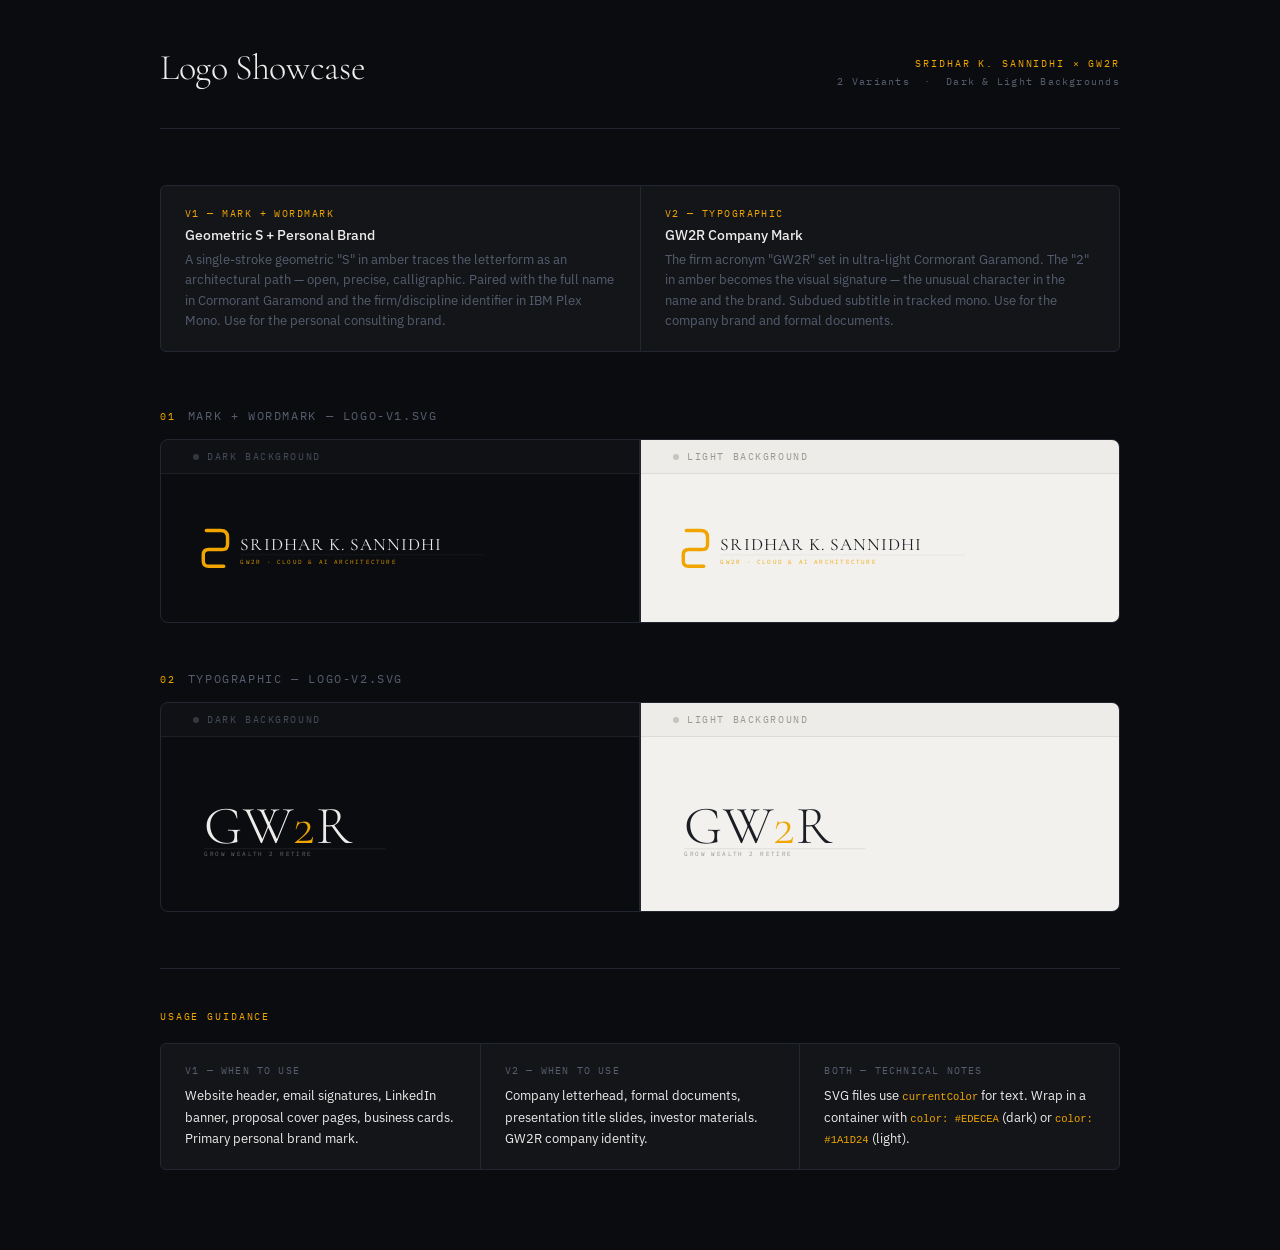
<file: logos-showcase.html>
<!DOCTYPE html>
<html lang="en">
<head>
  <meta charset="UTF-8" />
  <meta name="viewport" content="width=device-width, initial-scale=1.0" />
  <title>Logo Showcase — Sridhar K. Sannidhi × GW2R</title>
  <link rel="preconnect" href="https://fonts.googleapis.com" />
  <link rel="preconnect" href="https://fonts.gstatic.com" crossorigin />
  <link href="https://fonts.googleapis.com/css2?family=Cormorant+Garamond:ital,wght@0,300;0,400;1,300&family=IBM+Plex+Sans:wght@300;400;500&family=IBM+Plex+Mono:wght@400;500&display=swap" rel="stylesheet" />
  <style>
    :root {
      --bg:           #0B0C0F;
      --bg-surface:   #131519;
      --border:       #222630;
      --border-light: #2C3040;
      --text:         #EDECEA;
      --text-muted:   #555D6E;
      --accent:       #F0A500;
      --light-bg:     #F2F1ED;
      --light-text:   #1A1D24;
      --light-muted:  #9098A8;
    }

    *, *::before, *::after { box-sizing: border-box; margin: 0; padding: 0; }

    html { font-size: 16px; }

    body {
      background: var(--bg);
      color: var(--text);
      font-family: 'IBM Plex Sans', -apple-system, sans-serif;
      -webkit-font-smoothing: antialiased;
      min-height: 100vh;
      padding-bottom: 80px;
    }

    /* ── Layout ── */
    .page {
      max-width: 1040px;
      margin: 0 auto;
      padding: 0 40px;
    }

    /* ── Header ── */
    .header {
      border-bottom: 1px solid var(--border);
      padding: 48px 0 40px;
      margin-bottom: 56px;
      display: flex;
      align-items: flex-end;
      justify-content: space-between;
      gap: 24px;
      flex-wrap: wrap;
    }

    .header__title {
      font-family: 'Cormorant Garamond', Georgia, serif;
      font-size: 2.25rem;
      font-weight: 300;
      letter-spacing: -0.01em;
      line-height: 1.1;
      color: var(--text);
    }

    .header__meta {
      display: flex;
      flex-direction: column;
      align-items: flex-end;
      gap: 4px;
    }

    .header__tag {
      font-family: 'IBM Plex Mono', monospace;
      font-size: 0.65rem;
      letter-spacing: 0.18em;
      text-transform: uppercase;
      color: var(--accent);
    }

    .header__desc {
      font-family: 'IBM Plex Mono', monospace;
      font-size: 0.65rem;
      letter-spacing: 0.12em;
      color: var(--text-muted);
    }

    /* ── Notes ── */
    .notes {
      display: grid;
      grid-template-columns: 1fr 1fr;
      gap: 1px;
      background: var(--border);
      border: 1px solid var(--border);
      border-radius: 6px;
      overflow: hidden;
      margin-bottom: 56px;
    }

    .note {
      background: var(--bg-surface);
      padding: 20px 24px;
      display: flex;
      flex-direction: column;
      gap: 6px;
    }

    .note__num {
      font-family: 'IBM Plex Mono', monospace;
      font-size: 0.65rem;
      letter-spacing: 0.14em;
      color: var(--accent);
    }

    .note__title {
      font-size: 0.875rem;
      font-weight: 500;
      color: var(--text);
    }

    .note__body {
      font-size: 0.8rem;
      color: var(--text-muted);
      line-height: 1.6;
    }

    /* ── Logo Rows ── */
    .logo-row {
      margin-bottom: 48px;
    }

    .logo-row__header {
      display: flex;
      align-items: baseline;
      gap: 12px;
      margin-bottom: 16px;
    }

    .logo-row__num {
      font-family: 'IBM Plex Mono', monospace;
      font-size: 0.65rem;
      letter-spacing: 0.18em;
      color: var(--accent);
    }

    .logo-row__title {
      font-family: 'IBM Plex Mono', monospace;
      font-size: 0.72rem;
      letter-spacing: 0.14em;
      text-transform: uppercase;
      color: var(--text-muted);
    }

    /* ── Panels ── */
    .panels {
      display: grid;
      grid-template-columns: 1fr 1fr;
      gap: 2px;
      background: var(--border);
      border: 1px solid var(--border);
      border-radius: 8px;
      overflow: hidden;
    }

    .panel {
      display: flex;
      flex-direction: column;
      gap: 0;
    }

    .panel__label-bar {
      padding: 10px 32px;
      border-bottom: 1px solid;
      display: flex;
      align-items: center;
      gap: 8px;
    }

    .panel__dot {
      width: 6px;
      height: 6px;
      border-radius: 50%;
      flex-shrink: 0;
    }

    .panel__label-text {
      font-family: 'IBM Plex Mono', monospace;
      font-size: 0.62rem;
      letter-spacing: 0.16em;
      text-transform: uppercase;
    }

    .panel__body {
      flex: 1;
      display: flex;
      align-items: center;
      justify-content: flex-start;
      padding: 52px 40px;
    }

    /* Dark panel */
    .panel--dark {
      background: #0B0C0F;
      color: #EDECEA;
    }

    .panel--dark .panel__label-bar {
      border-color: rgba(255,255,255,0.06);
      background: rgba(255,255,255,0.02);
    }

    .panel--dark .panel__dot {
      background: #333840;
    }

    .panel--dark .panel__label-text {
      color: #444C5A;
    }

    /* Light panel */
    .panel--light {
      background: #F2F1ED;
      color: #1A1D24;
    }

    .panel--light .panel__label-bar {
      border-color: rgba(0,0,0,0.07);
      background: rgba(0,0,0,0.02);
    }

    .panel--light .panel__dot {
      background: #C8C5BC;
    }

    .panel--light .panel__label-text {
      color: #9C9990;
    }

    /* ── SVG sizing ── */
    .panel__body svg {
      display: block;
      max-width: 100%;
      height: auto;
    }

    /* V1: horizontal lockup — control height directly */
    .logo-v1 .panel__body svg {
      height: 44px;
      width: auto;
    }

    /* V2: tall typographic — control height */
    .logo-v2 .panel__body svg {
      height: 70px;
      width: auto;
    }

    /* ── Usage notes ── */
    .usage {
      border-top: 1px solid var(--border);
      margin-top: 56px;
      padding-top: 40px;
    }

    .usage__title {
      font-family: 'IBM Plex Mono', monospace;
      font-size: 0.65rem;
      letter-spacing: 0.18em;
      text-transform: uppercase;
      color: var(--accent);
      margin-bottom: 20px;
    }

    .usage__grid {
      display: grid;
      grid-template-columns: repeat(3, 1fr);
      gap: 1px;
      background: var(--border);
      border: 1px solid var(--border);
      border-radius: 6px;
      overflow: hidden;
    }

    .usage__item {
      background: var(--bg-surface);
      padding: 20px 24px;
    }

    .usage__item-label {
      font-family: 'IBM Plex Mono', monospace;
      font-size: 0.62rem;
      letter-spacing: 0.12em;
      text-transform: uppercase;
      color: var(--text-muted);
      margin-bottom: 8px;
    }

    .usage__item-text {
      font-size: 0.825rem;
      color: var(--text);
      line-height: 1.6;
    }

    /* ── Responsive ── */
    @media (max-width: 640px) {
      .page { padding: 0 20px; }
      .notes { grid-template-columns: 1fr; }
      .panels { grid-template-columns: 1fr; }
      .usage__grid { grid-template-columns: 1fr; }
      .header { flex-direction: column; align-items: flex-start; }
      .header__meta { align-items: flex-start; }
      .logo-v1 .panel__body svg { height: 32px; }
      .logo-v2 .panel__body svg { height: 56px; }
    }
  </style>
</head>
<body>
  <div class="page">

    <!-- Header -->
    <header class="header">
      <h1 class="header__title">Logo Showcase</h1>
      <div class="header__meta">
        <span class="header__tag">Sridhar K. Sannidhi &times; GW2R</span>
        <span class="header__desc">2 Variants &nbsp;&middot;&nbsp; Dark &amp; Light Backgrounds</span>
      </div>
    </header>

    <!-- Concept notes -->
    <div class="notes">
      <div class="note">
        <div class="note__num">V1 — MARK + WORDMARK</div>
        <div class="note__title">Geometric S + Personal Brand</div>
        <div class="note__body">A single-stroke geometric "S" in amber traces the letterform as an architectural path — open, precise, calligraphic. Paired with the full name in Cormorant Garamond and the firm/discipline identifier in IBM Plex Mono. Use for the personal consulting brand.</div>
      </div>
      <div class="note">
        <div class="note__num">V2 — TYPOGRAPHIC</div>
        <div class="note__title">GW2R Company Mark</div>
        <div class="note__body">The firm acronym "GW2R" set in ultra-light Cormorant Garamond. The "2" in amber becomes the visual signature — the unusual character in the name and the brand. Subdued subtitle in tracked mono. Use for the company brand and formal documents.</div>
      </div>
    </div>

    <!-- ── LOGO V1 ── -->
    <div class="logo-row logo-v1">
      <div class="logo-row__header">
        <span class="logo-row__num">01</span>
        <span class="logo-row__title">Mark + Wordmark &mdash; logo-v1.svg</span>
      </div>
      <div class="panels">

        <!-- Dark -->
        <div class="panel panel--dark">
          <div class="panel__label-bar">
            <span class="panel__dot"></span>
            <span class="panel__label-text">Dark Background</span>
          </div>
          <div class="panel__body">
            <!-- Logo V1 — inline SVG, inherits color: #EDECEA from .panel--dark -->
            <svg xmlns="http://www.w3.org/2000/svg" viewBox="0 0 380 58" aria-label="Sridhar K. Sannidhi logo on dark background">
              <g transform="translate(2, 4)">
                <path d="M 5,2 H 24 Q 33,2 33,11 V 20 Q 33,27 26,27 H 8 Q 1,27 1,34 V 42 Q 1,49 8,49 H 28"
                  stroke="#F0A500" stroke-width="4.5" fill="none" stroke-linecap="round" stroke-linejoin="round"/>
              </g>
              <text x="52" y="32" font-family="'Cormorant Garamond', Georgia, serif"
                font-size="23" font-weight="400" letter-spacing="0.06em" fill="currentColor">SRIDHAR K. SANNIDHI</text>
              <line x1="52" y1="38" x2="375" y2="38" stroke="currentColor" stroke-width="0.5" opacity="0.12"/>
              <text x="52" y="50" font-family="'IBM Plex Mono', monospace"
                font-size="8" font-weight="400" letter-spacing="0.2em" fill="#F0A500" opacity="0.9">GW2R · CLOUD &amp; AI ARCHITECTURE</text>
            </svg>
          </div>
        </div>

        <!-- Light -->
        <div class="panel panel--light">
          <div class="panel__label-bar">
            <span class="panel__dot"></span>
            <span class="panel__label-text">Light Background</span>
          </div>
          <div class="panel__body">
            <!-- Logo V1 — same SVG, color: #1A1D24 from .panel--light -->
            <svg xmlns="http://www.w3.org/2000/svg" viewBox="0 0 380 58" aria-label="Sridhar K. Sannidhi logo on light background">
              <g transform="translate(2, 4)">
                <path d="M 5,2 H 24 Q 33,2 33,11 V 20 Q 33,27 26,27 H 8 Q 1,27 1,34 V 42 Q 1,49 8,49 H 28"
                  stroke="#F0A500" stroke-width="4.5" fill="none" stroke-linecap="round" stroke-linejoin="round"/>
              </g>
              <text x="52" y="32" font-family="'Cormorant Garamond', Georgia, serif"
                font-size="23" font-weight="400" letter-spacing="0.06em" fill="currentColor">SRIDHAR K. SANNIDHI</text>
              <line x1="52" y1="38" x2="375" y2="38" stroke="currentColor" stroke-width="0.5" opacity="0.12"/>
              <text x="52" y="50" font-family="'IBM Plex Mono', monospace"
                font-size="8" font-weight="400" letter-spacing="0.2em" fill="#F0A500" opacity="0.9">GW2R · CLOUD &amp; AI ARCHITECTURE</text>
            </svg>
          </div>
        </div>

      </div>
    </div>

    <!-- ── LOGO V2 ── -->
    <div class="logo-row logo-v2">
      <div class="logo-row__header">
        <span class="logo-row__num">02</span>
        <span class="logo-row__title">Typographic &mdash; logo-v2.svg</span>
      </div>
      <div class="panels">

        <!-- Dark -->
        <div class="panel panel--dark">
          <div class="panel__label-bar">
            <span class="panel__dot"></span>
            <span class="panel__label-text">Dark Background</span>
          </div>
          <div class="panel__body">
            <svg xmlns="http://www.w3.org/2000/svg" viewBox="0 0 220 82" aria-label="GW2R logo on dark background">
              <text x="4" y="63" font-family="'Cormorant Garamond', Georgia, serif"
                font-size="63" font-weight="300" letter-spacing="0.01em" xml:space="preserve"
              ><tspan fill="currentColor">GW</tspan><tspan fill="#F0A500">2</tspan><tspan fill="currentColor">R</tspan></text>
              <line x1="4" y1="70" x2="216" y2="70" stroke="currentColor" stroke-width="0.6" opacity="0.16"/>
              <text x="4" y="79" font-family="'IBM Plex Mono', monospace"
                font-size="7.5" font-weight="400" letter-spacing="0.22em" fill="currentColor" opacity="0.42">GROW WEALTH 2 RETIRE</text>
            </svg>
          </div>
        </div>

        <!-- Light -->
        <div class="panel panel--light">
          <div class="panel__label-bar">
            <span class="panel__dot"></span>
            <span class="panel__label-text">Light Background</span>
          </div>
          <div class="panel__body">
            <svg xmlns="http://www.w3.org/2000/svg" viewBox="0 0 220 82" aria-label="GW2R logo on light background">
              <text x="4" y="63" font-family="'Cormorant Garamond', Georgia, serif"
                font-size="63" font-weight="300" letter-spacing="0.01em" xml:space="preserve"
              ><tspan fill="currentColor">GW</tspan><tspan fill="#F0A500">2</tspan><tspan fill="currentColor">R</tspan></text>
              <line x1="4" y1="70" x2="216" y2="70" stroke="currentColor" stroke-width="0.6" opacity="0.16"/>
              <text x="4" y="79" font-family="'IBM Plex Mono', monospace"
                font-size="7.5" font-weight="400" letter-spacing="0.22em" fill="currentColor" opacity="0.42">GROW WEALTH 2 RETIRE</text>
            </svg>
          </div>
        </div>

      </div>
    </div>

    <!-- Usage guidance -->
    <div class="usage">
      <div class="usage__title">Usage Guidance</div>
      <div class="usage__grid">
        <div class="usage__item">
          <div class="usage__item-label">V1 — When to use</div>
          <div class="usage__item-text">Website header, email signatures, LinkedIn banner, proposal cover pages, business cards. Primary personal brand mark.</div>
        </div>
        <div class="usage__item">
          <div class="usage__item-label">V2 — When to use</div>
          <div class="usage__item-text">Company letterhead, formal documents, presentation title slides, investor materials. GW2R company identity.</div>
        </div>
        <div class="usage__item">
          <div class="usage__item-label">Both — Technical notes</div>
          <div class="usage__item-text">SVG files use <code style="font-family: monospace; font-size: 0.8em; color: #F0A500;">currentColor</code> for text. Wrap in a container with <code style="font-family: monospace; font-size: 0.8em; color: #F0A500;">color: #EDECEA</code> (dark) or <code style="font-family: monospace; font-size: 0.8em; color: #F0A500;">color: #1A1D24</code> (light).</div>
        </div>
      </div>
    </div>

  </div>
</body>
</html>
</file>
<file: styles.css>
/* ─────────────────────────────────────────────────────────────────────────────
   GW2R / Sridhar K. Sannidhi — Website Styles
   Design: Dark Editorial / Institutional Precision
   Fonts: Cormorant Garamond (display) · IBM Plex Sans (body) · IBM Plex Mono (mono)
   ───────────────────────────────────────────────────────────────────────────── */

/* ── 1. CUSTOM PROPERTIES ──────────────────────────────────────────────────── */
:root {
  /* Colors */
  --bg:             #0A1628;
  --bg-surface:     #102040;
  --bg-elevated:    #163058;
  --border:         #1E3A6E;
  --border-light:   #2A4E8C;

  --text-primary:   #FFFFFF;
  --text-secondary: #B8CCE8;
  --text-muted:     #6B8AB8;

  --accent:         #4A9EFF;
  --accent-hover:   #2E8FFF;
  --accent-dim:     rgba(74, 158, 255, 0.10);
  --accent-glow:    rgba(74, 158, 255, 0.18);

  /* Typography */
  --font-display: 'Cormorant Garamond', Georgia, 'Times New Roman', serif;
  --font-body:    'IBM Plex Sans', -apple-system, BlinkMacSystemFont, sans-serif;
  --font-mono:    'IBM Plex Mono', 'Menlo', 'Courier New', monospace;

  /* Spacing */
  --space-xs:   0.25rem;
  --space-sm:   0.5rem;
  --space-md:   1rem;
  --space-lg:   1.5rem;
  --space-xl:   2.5rem;
  --space-2xl:  4rem;
  --space-3xl:  6rem;
  --space-4xl:  8rem;

  /* Layout */
  --container:  1200px;
  --radius-sm:  4px;
  --radius-md:  8px;
  --radius-lg:  12px;

  /* Transitions */
  --ease-out:   cubic-bezier(0.22, 1, 0.36, 1);
  --ease-in:    cubic-bezier(0.64, 0, 0.78, 0);
  --dur-fast:   160ms;
  --dur-base:   280ms;
  --dur-slow:   480ms;
}

/* ── 2. RESET & BASE ───────────────────────────────────────────────────────── */
*, *::before, *::after {
  box-sizing: border-box;
  margin: 0;
  padding: 0;
}

html {
  font-size: 16px;
  scroll-behavior: smooth;
  -webkit-text-size-adjust: 100%;
}

body {
  background-color: var(--bg);
  color: var(--text-primary);
  font-family: var(--font-body);
  font-weight: 400;
  font-size: 1rem;
  line-height: 1.65;
  -webkit-font-smoothing: antialiased;
  -moz-osx-font-smoothing: grayscale;
  overflow-x: hidden;
}

body.nav-open {
  overflow: hidden;
}

img, svg {
  display: block;
  max-width: 100%;
}

a {
  color: inherit;
  text-decoration: none;
}

ul, ol {
  list-style: none;
}

button {
  cursor: pointer;
  border: none;
  background: none;
  font: inherit;
}

::selection {
  background: var(--accent);
  color: var(--bg);
}

:focus-visible {
  outline: 2px solid var(--accent);
  outline-offset: 3px;
}

/* ── 3. LAYOUT UTILITIES ───────────────────────────────────────────────────── */
.container {
  width: 100%;
  max-width: var(--container);
  margin-inline: auto;
  padding-inline: var(--space-xl);
}

.section {
  padding-block: var(--space-4xl);
}

.section__label {
  font-family: var(--font-mono);
  font-size: 0.7rem;
  letter-spacing: 0.18em;
  text-transform: uppercase;
  color: var(--accent);
  margin-bottom: var(--space-md);
}

.section__heading {
  font-family: var(--font-display);
  font-size: clamp(2rem, 4vw, 3.25rem);
  font-weight: 400;
  line-height: 1.15;
  letter-spacing: -0.01em;
  color: var(--text-primary);
  margin-bottom: var(--space-md);
}

.section__sub {
  font-size: 1.05rem;
  color: var(--text-secondary);
  max-width: 56ch;
  line-height: 1.7;
}

.section__header {
  margin-bottom: var(--space-2xl);
}

/* ── 4. SCROLL REVEAL ──────────────────────────────────────────────────────── */
.reveal {
  opacity: 0;
  transform: translateY(24px);
  transition:
    opacity var(--dur-slow) var(--ease-out),
    transform var(--dur-slow) var(--ease-out);
}

.reveal.is-visible {
  opacity: 1;
  transform: translateY(0);
}

/* Stagger for siblings */
.services__grid .reveal:nth-child(2) { transition-delay: 80ms; }
.services__grid .reveal:nth-child(3) { transition-delay: 160ms; }
.services__grid .reveal:nth-child(4) { transition-delay: 240ms; }
.services__grid .reveal:nth-child(5) { transition-delay: 320ms; }
.testimonials__grid .reveal:nth-child(2) { transition-delay: 100ms; }
.testimonials__grid .reveal:nth-child(3) { transition-delay: 200ms; }
.diff__facts .reveal:nth-child(2) { transition-delay: 80ms; }
.diff__facts .reveal:nth-child(3) { transition-delay: 160ms; }

/* ── 5. TAGS ───────────────────────────────────────────────────────────────── */
.tag {
  display: inline-block;
  font-family: var(--font-mono);
  font-size: 0.68rem;
  letter-spacing: 0.1em;
  text-transform: uppercase;
  color: var(--text-muted);
  border: 1px solid var(--border);
  border-radius: var(--radius-sm);
  padding: 3px 10px;
}

/* ── 6. BUTTONS ────────────────────────────────────────────────────────────── */
.btn {
  display: inline-flex;
  align-items: center;
  justify-content: center;
  font-family: var(--font-body);
  font-size: 0.875rem;
  font-weight: 500;
  letter-spacing: 0.04em;
  border-radius: var(--radius-sm);
  padding: 0.75rem 1.75rem;
  transition:
    background-color var(--dur-fast) var(--ease-out),
    color var(--dur-fast) var(--ease-out),
    border-color var(--dur-fast) var(--ease-out),
    transform var(--dur-fast) var(--ease-out),
    box-shadow var(--dur-fast) var(--ease-out);
  white-space: nowrap;
  position: relative;
  overflow: hidden;
}

.btn--primary {
  background-color: var(--accent);
  color: var(--bg);
  border: 1px solid var(--accent);
}

.btn--primary:hover {
  background-color: var(--accent-hover);
  border-color: var(--accent-hover);
  transform: translateY(-1px);
  box-shadow: 0 4px 20px rgba(240, 165, 0, 0.3);
}

.btn--primary:active {
  transform: translateY(0);
  box-shadow: none;
}

.btn--ghost {
  background-color: transparent;
  color: var(--text-secondary);
  border: 1px solid var(--border-light);
}

.btn--ghost:hover {
  border-color: var(--text-secondary);
  color: var(--text-primary);
  transform: translateY(-1px);
}

.btn--large {
  font-size: 1rem;
  padding: 1rem 2.25rem;
}

.btn--full {
  width: 100%;
}

.btn:disabled {
  opacity: 0.6;
  cursor: not-allowed;
  transform: none;
}

/* ── 7. NAVIGATION ─────────────────────────────────────────────────────────── */
.nav {
  position: fixed;
  top: 0;
  left: 0;
  right: 0;
  z-index: 100;
  transition: background-color var(--dur-base), backdrop-filter var(--dur-base), border-color var(--dur-base);
  border-bottom: 1px solid transparent;
}

.nav--scrolled {
  background-color: rgba(11, 12, 15, 0.88);
  backdrop-filter: blur(16px);
  -webkit-backdrop-filter: blur(16px);
  border-bottom-color: var(--border);
}

.nav__inner {
  max-width: var(--container);
  margin-inline: auto;
  padding-inline: var(--space-xl);
  height: 64px;
  display: flex;
  align-items: center;
  justify-content: space-between;
  gap: var(--space-xl);
}

.nav__brand {
  display: flex;
  align-items: center;
  flex-shrink: 0;
  /* Explicit color ensures SVG currentColor = warm white on dark nav */
  color: var(--text-primary);
}

.nav__logo {
  display: block;
  height: 29px;
  width: auto;
  /* Prevent the wide viewBox from overflowing on small screens */
  max-width: 240px;
}

.nav__links {
  display: flex;
  align-items: center;
  gap: var(--space-xl);
}

.nav__link {
  font-size: 0.875rem;
  color: var(--text-secondary);
  letter-spacing: 0.02em;
  transition: color var(--dur-fast);
  position: relative;
}

.nav__link::after {
  content: '';
  position: absolute;
  bottom: -4px;
  left: 0;
  width: 0;
  height: 1px;
  background: var(--accent);
  transition: width var(--dur-base) var(--ease-out);
}

.nav__link:hover {
  color: var(--text-primary);
}

.nav__link:hover::after {
  width: 100%;
}

.nav__link--cta {
  background: var(--accent-dim);
  color: var(--accent);
  border: 1px solid rgba(240, 165, 0, 0.28);
  border-radius: var(--radius-sm);
  padding: 6px 16px;
  transition: background-color var(--dur-fast), color var(--dur-fast), border-color var(--dur-fast);
}

.nav__link--cta::after { display: none; }

.nav__link--cta:hover {
  background: var(--accent);
  color: var(--bg);
  border-color: var(--accent);
}

/* Hamburger */
.nav__toggle {
  display: none;
  flex-direction: column;
  gap: 5px;
  width: 28px;
  padding: 4px;
  z-index: 110;
}

.nav__toggle span {
  display: block;
  height: 1.5px;
  background: var(--text-primary);
  border-radius: 2px;
  transform-origin: center;
  transition: transform var(--dur-base) var(--ease-out), opacity var(--dur-base);
}

.nav__toggle.is-open span:nth-child(1) { transform: translateY(6.5px) rotate(45deg); }
.nav__toggle.is-open span:nth-child(2) { opacity: 0; }
.nav__toggle.is-open span:nth-child(3) { transform: translateY(-6.5px) rotate(-45deg); }

/* ── 8. HERO ───────────────────────────────────────────────────────────────── */
.hero {
  position: relative;
  min-height: 100svh;
  display: flex;
  align-items: center;
  padding-top: 100px;
  padding-bottom: var(--space-4xl);
  overflow: hidden;
}

/* Dot-grid background */
.hero__bg-grid {
  position: absolute;
  inset: 0;
  background-image:
    radial-gradient(ellipse 80% 60% at 50% 30%, rgba(20, 25, 35, 0.8) 0%, transparent 70%),
    radial-gradient(circle, rgba(255,255,255,0.045) 1px, transparent 1px);
  background-size: 100% 100%, 36px 36px;
  pointer-events: none;
}

.hero__container {
  position: relative;
  z-index: 1;
}

.hero__eyebrow {
  display: flex;
  align-items: center;
  gap: var(--space-sm);
  margin-bottom: var(--space-xl);
  animation: fadeSlideUp 0.7s var(--ease-out) both;
}

.hero__eyebrow-sep {
  color: var(--text-muted);
  font-size: 0.8rem;
}

.hero__headline {
  font-family: var(--font-display);
  font-weight: 400;
  line-height: 1.1;
  letter-spacing: -0.02em;
  margin-bottom: var(--space-xl);
  display: flex;
  flex-direction: column;
}

.hero__line {
  display: block;
  font-size: clamp(2.4rem, 6.5vw, 5.5rem);
  color: var(--text-primary);
  opacity: 0;
  transform: translateY(30px);
}

.hero__line--1 { animation: fadeSlideUp 0.8s 0.2s var(--ease-out) forwards; }
.hero__line--2 { animation: fadeSlideUp 0.8s 0.4s var(--ease-out) forwards; color: var(--text-secondary); }
.hero__line--3 { animation: fadeSlideUp 0.8s 0.6s var(--ease-out) forwards; font-style: italic; }

/* Amber period accent */
.hero__line--1::after,
.hero__line--2::after,
.hero__line--3::after {
  color: var(--accent);
}

.hero__sub {
  font-size: clamp(0.95rem, 1.5vw, 1.15rem);
  color: var(--text-secondary);
  max-width: 60ch;
  line-height: 1.75;
  margin-bottom: var(--space-xl);
  animation: fadeSlideUp 0.8s 0.75s var(--ease-out) both;
}

.hero__actions {
  display: flex;
  flex-wrap: wrap;
  gap: var(--space-md);
  margin-bottom: var(--space-3xl);
  animation: fadeSlideUp 0.8s 0.9s var(--ease-out) both;
}

.hero__stats {
  display: flex;
  align-items: center;
  flex-wrap: wrap;
  gap: var(--space-md);
  animation: fadeSlideUp 0.8s 1.05s var(--ease-out) both;
}

.hero__stat {
  display: flex;
  flex-direction: column;
  gap: 2px;
}

.hero__stat-number {
  font-family: var(--font-mono);
  font-size: 1.6rem;
  font-weight: 500;
  color: var(--accent);
  line-height: 1;
}

.hero__stat-plus {
  font-size: 1rem;
}

.hero__stat-label {
  font-family: var(--font-mono);
  font-size: 0.62rem;
  letter-spacing: 0.1em;
  text-transform: uppercase;
  color: var(--text-muted);
}

.hero__stat-divider {
  width: 1px;
  height: 40px;
  background: var(--border);
  flex-shrink: 0;
}

/* Scroll hint */
.hero__scroll-hint {
  position: absolute;
  bottom: var(--space-xl);
  left: var(--space-xl);
  display: flex;
  align-items: center;
  gap: var(--space-sm);
  font-family: var(--font-mono);
  font-size: 0.65rem;
  letter-spacing: 0.14em;
  text-transform: uppercase;
  color: var(--text-muted);
  animation: fadeSlideUp 1s 1.4s var(--ease-out) both;
}

.hero__scroll-line {
  width: 40px;
  height: 1px;
  background: var(--text-muted);
  position: relative;
  overflow: hidden;
}

.hero__scroll-line::after {
  content: '';
  position: absolute;
  top: 0;
  left: -100%;
  width: 100%;
  height: 100%;
  background: var(--accent);
  animation: scrollLine 2s 2s var(--ease-out) infinite;
}

/* ── 9. ABOUT ──────────────────────────────────────────────────────────────── */
.about {
  border-top: 1px solid var(--border);
}

.about__container {
  display: grid;
  grid-template-columns: 1fr 1fr;
  gap: var(--space-3xl);
  align-items: start;
}

.about__lead {
  font-size: 1.1rem;
  color: var(--text-secondary);
  line-height: 1.75;
  margin-bottom: var(--space-xl);
  border-left: 2px solid var(--accent);
  padding-left: var(--space-lg);
}

.about__list {
  display: flex;
  flex-direction: column;
  gap: var(--space-md);
}

.about__list li {
  font-size: 0.95rem;
  color: var(--text-secondary);
  line-height: 1.65;
  padding-left: 1.25rem;
  position: relative;
}

.about__list li::before {
  content: '—';
  position: absolute;
  left: 0;
  color: var(--accent);
  font-family: var(--font-mono);
}

/* Credentials panel */
.about__credentials {
  display: flex;
  flex-direction: column;
  gap: var(--space-xl);
}

.about__employers-label,
.about__certs-label,
.about__industries-label {
  font-family: var(--font-mono);
  font-size: 0.65rem;
  letter-spacing: 0.16em;
  text-transform: uppercase;
  color: var(--text-muted);
  margin-bottom: var(--space-sm);
}

.about__employer-tags,
.industry-tags {
  display: flex;
  flex-wrap: wrap;
  gap: var(--space-sm);
}

.employer-tag,
.industry-tag {
  display: inline-block;
  font-family: var(--font-mono);
  font-size: 0.72rem;
  letter-spacing: 0.05em;
  color: var(--text-secondary);
  background: var(--bg-surface);
  border: 1px solid var(--border);
  border-radius: var(--radius-sm);
  padding: 5px 12px;
  transition: border-color var(--dur-fast), color var(--dur-fast);
}

.employer-tag:hover,
.industry-tag:hover {
  border-color: var(--border-light);
  color: var(--text-primary);
}

.cert-list {
  display: flex;
  flex-direction: column;
  gap: 8px;
}

.cert-item {
  display: flex;
  align-items: center;
  gap: var(--space-sm);
  font-size: 0.875rem;
  color: var(--text-secondary);
}

.cert-dot {
  width: 5px;
  height: 5px;
  border-radius: 50%;
  background: var(--accent);
  flex-shrink: 0;
}

/* ── 10. SERVICES ──────────────────────────────────────────────────────────── */
.services {
  background: var(--bg-surface);
  border-top: 1px solid var(--border);
  border-bottom: 1px solid var(--border);
}

.services__grid {
  display: grid;
  grid-template-columns: repeat(3, 1fr);
  gap: 1px;
  background: var(--border);
  border: 1px solid var(--border);
  border-radius: var(--radius-md);
  overflow: hidden;
}

.service-card {
  background: var(--bg-surface);
  padding: var(--space-xl);
  display: flex;
  flex-direction: column;
  gap: var(--space-md);
  transition: background-color var(--dur-base);
  position: relative;
}

.service-card::before {
  content: '';
  position: absolute;
  top: 0;
  left: 0;
  width: 0;
  height: 2px;
  background: var(--accent);
  transition: width var(--dur-slow) var(--ease-out);
}

.service-card:hover {
  background: var(--bg-elevated);
}

.service-card:hover::before {
  width: 100%;
}

.service-card__number {
  font-family: var(--font-mono);
  font-size: 0.7rem;
  font-weight: 500;
  letter-spacing: 0.12em;
  color: var(--accent);
}

.service-card__title {
  font-family: var(--font-display);
  font-size: 1.45rem;
  font-weight: 500;
  line-height: 1.25;
  color: var(--text-primary);
}

.service-card__list {
  display: flex;
  flex-direction: column;
  gap: 8px;
  flex: 1;
}

.service-card__list li {
  font-size: 0.875rem;
  color: var(--text-secondary);
  line-height: 1.6;
  padding-left: 1rem;
  position: relative;
}

.service-card__list li::before {
  content: '·';
  position: absolute;
  left: 0;
  color: var(--text-muted);
}

.service-card__deliverable {
  margin-top: auto;
  padding-top: var(--space-md);
  border-top: 1px solid var(--border);
  font-size: 0.8rem;
  color: var(--text-secondary);
  display: flex;
  flex-direction: column;
  gap: 2px;
}

.service-card__deliverable-label {
  font-family: var(--font-mono);
  font-size: 0.62rem;
  letter-spacing: 0.14em;
  text-transform: uppercase;
  color: var(--accent);
}

/* ── 11. DIFFERENTIATORS ───────────────────────────────────────────────────── */
.diff {
  border-top: 1px solid var(--border);
}

.diff__table-wrap {
  overflow-x: auto;
  border: 1px solid var(--border);
  border-radius: var(--radius-md);
  margin-bottom: var(--space-2xl);
}

.diff__table {
  width: 100%;
  border-collapse: collapse;
  font-size: 0.9rem;
}

.diff__table thead tr {
  border-bottom: 1px solid var(--border);
}

.diff__table th {
  padding: var(--space-md) var(--space-lg);
  text-align: left;
  font-family: var(--font-mono);
  font-size: 0.68rem;
  letter-spacing: 0.14em;
  text-transform: uppercase;
  font-weight: 500;
}

.diff__col--gw2r {
  color: var(--accent);
  background: var(--accent-dim);
}

.diff__col--other {
  color: var(--text-muted);
}

.diff__table tbody tr {
  border-bottom: 1px solid var(--border);
  transition: background-color var(--dur-fast);
}

.diff__table tbody tr:last-child {
  border-bottom: none;
}

.diff__table tbody tr:hover {
  background: var(--bg-surface);
}

.diff__attr {
  padding: var(--space-md) var(--space-lg);
  color: var(--text-secondary);
  font-family: var(--font-mono);
  font-size: 0.8rem;
  letter-spacing: 0.04em;
  white-space: nowrap;
  width: 22%;
}

.diff__val {
  padding: var(--space-md) var(--space-lg);
  line-height: 1.55;
}

.diff__val--gw2r {
  color: var(--text-primary);
  background: rgba(240, 165, 0, 0.04);
}

.diff__val--other {
  color: var(--text-muted);
}

/* Diff facts */
.diff__facts {
  display: grid;
  grid-template-columns: repeat(3, 1fr);
  gap: var(--space-md);
}

.diff__fact {
  padding: var(--space-xl);
  background: var(--bg-surface);
  border: 1px solid var(--border);
  border-radius: var(--radius-md);
  display: flex;
  flex-direction: column;
  gap: var(--space-sm);
  transition: border-color var(--dur-base);
}

.diff__fact:hover {
  border-color: var(--border-light);
}

.diff__fact-num {
  font-family: var(--font-mono);
  font-size: 2rem;
  font-weight: 500;
  color: var(--accent);
  line-height: 1;
}

.diff__fact-text {
  font-size: 0.875rem;
  color: var(--text-secondary);
  line-height: 1.55;
}

/* ── 12. TESTIMONIALS ──────────────────────────────────────────────────────── */
.testimonials {
  background: var(--bg-surface);
  border-top: 1px solid var(--border);
  border-bottom: 1px solid var(--border);
}

.testimonials__grid {
  display: grid;
  grid-template-columns: repeat(3, 1fr);
  gap: var(--space-lg);
}

.testimonial-card {
  background: var(--bg);
  border: 1px solid var(--border);
  border-radius: var(--radius-md);
  padding: var(--space-xl);
  display: flex;
  flex-direction: column;
  gap: var(--space-xl);
  position: relative;
  transition: border-color var(--dur-base), transform var(--dur-base) var(--ease-out);
}

.testimonial-card:hover {
  border-color: var(--border-light);
  transform: translateY(-2px);
}

.testimonial-card::before {
  content: '\201C';
  font-family: var(--font-display);
  font-size: 5rem;
  line-height: 1;
  color: var(--accent);
  opacity: 0.25;
  position: absolute;
  top: var(--space-md);
  left: var(--space-xl);
}

.testimonial-card__quote {
  font-family: var(--font-display);
  font-size: 1.05rem;
  font-style: italic;
  color: var(--text-secondary);
  line-height: 1.7;
  margin-top: var(--space-xl);
  flex: 1;
}

.testimonial-card__footer {
  border-top: 1px solid var(--border);
  padding-top: var(--space-md);
}

.testimonial-card__name {
  font-size: 0.875rem;
  font-weight: 500;
  color: var(--text-primary);
}

.testimonial-card__role {
  font-family: var(--font-mono);
  font-size: 0.7rem;
  letter-spacing: 0.06em;
  color: var(--text-muted);
  margin-top: 2px;
}

/* ── 13. CTA SECTION ───────────────────────────────────────────────────────── */
.cta-section {
  background: var(--bg);
  border-top: 1px solid var(--border);
  position: relative;
  overflow: hidden;
}

.cta-section::before {
  content: '';
  position: absolute;
  inset: 0;
  background: radial-gradient(ellipse 60% 80% at 50% 50%, rgba(240, 165, 0, 0.04) 0%, transparent 70%);
  pointer-events: none;
}

.cta-section__container {
  position: relative;
  z-index: 1;
  display: grid;
  place-items: center;
  text-align: center;
}

.cta-section__content {
  max-width: 680px;
  width: 100%;
}

.cta-section__heading {
  font-family: var(--font-display);
  font-size: clamp(2rem, 4.5vw, 3.5rem);
  font-weight: 300;
  line-height: 1.15;
  letter-spacing: -0.01em;
  color: var(--text-primary);
  margin-bottom: var(--space-md);
}

.cta-section__sub {
  font-size: 1.05rem;
  color: var(--text-secondary);
  margin-bottom: var(--space-xl);
}

.cta-section__list {
  display: flex;
  flex-direction: column;
  gap: var(--space-sm);
  margin-bottom: var(--space-xl);
  text-align: left;
  display: inline-flex;
  align-self: flex-start;
}

.cta-section__list li {
  font-size: 0.9rem;
  color: var(--text-secondary);
  padding-left: 1.25rem;
  position: relative;
  line-height: 1.6;
}

.cta-section__list li::before {
  content: '—';
  position: absolute;
  left: 0;
  color: var(--accent);
  font-family: var(--font-mono);
  font-size: 0.8rem;
}

.cta-section__note {
  font-family: var(--font-mono);
  font-size: 0.75rem;
  color: var(--text-muted);
  margin-bottom: var(--space-xl);
  letter-spacing: 0.02em;
  line-height: 1.6;
  border: 1px solid var(--border);
  border-radius: var(--radius-sm);
  padding: var(--space-md) var(--space-lg);
  background: var(--bg-surface);
}

/* ── 14. CONTACT ───────────────────────────────────────────────────────────── */
.contact {
  background: var(--bg-surface);
  border-top: 1px solid var(--border);
}

.contact__container {
  display: grid;
  grid-template-columns: 1fr 1.6fr;
  gap: var(--space-3xl);
  align-items: start;
}

.contact__sub {
  font-size: 0.95rem;
  color: var(--text-secondary);
  line-height: 1.7;
  margin-bottom: var(--space-xl);
}

.contact__direct {
  display: flex;
  flex-direction: column;
  gap: var(--space-md);
}

.contact__detail {
  display: flex;
  flex-direction: column;
  gap: 2px;
}

.contact__detail-label {
  font-family: var(--font-mono);
  font-size: 0.65rem;
  letter-spacing: 0.14em;
  text-transform: uppercase;
  color: var(--text-muted);
}

.contact__detail-value {
  font-size: 0.9rem;
  color: var(--text-secondary);
  transition: color var(--dur-fast);
}

a.contact__detail-value:hover {
  color: var(--accent);
}

/* Form */
.contact__form {
  display: flex;
  flex-direction: column;
  gap: var(--space-lg);
}

.form-row {
  display: grid;
  gap: var(--space-md);
}

.form-row--2col {
  grid-template-columns: 1fr 1fr;
}

.form-group {
  display: flex;
  flex-direction: column;
  gap: var(--space-xs);
}

.form-label {
  font-family: var(--font-mono);
  font-size: 0.68rem;
  letter-spacing: 0.12em;
  text-transform: uppercase;
  color: var(--text-muted);
}

.form-required {
  color: var(--accent);
}

.form-input {
  background: var(--bg-elevated);
  border: 1px solid var(--border);
  border-radius: var(--radius-sm);
  color: var(--text-primary);
  font-family: var(--font-body);
  font-size: 0.9rem;
  padding: 0.65rem 0.875rem;
  width: 100%;
  transition:
    border-color var(--dur-fast),
    background-color var(--dur-fast),
    box-shadow var(--dur-fast);
  appearance: none;
  -webkit-appearance: none;
}

.form-input::placeholder {
  color: var(--text-muted);
}

.form-input:hover {
  border-color: var(--border-light);
}

.form-input:focus {
  outline: none;
  border-color: var(--accent);
  box-shadow: 0 0 0 3px rgba(240, 165, 0, 0.1);
  background-color: var(--bg-surface);
}

.form-select {
  background-image: url("data:image/svg+xml,%3Csvg xmlns='http://www.w3.org/2000/svg' width='12' height='8' fill='none'%3E%3Cpath d='M1 1l5 5 5-5' stroke='%23555D6E' stroke-width='1.5' stroke-linecap='round' stroke-linejoin='round'/%3E%3C/svg%3E");
  background-repeat: no-repeat;
  background-position: right 0.875rem center;
  padding-right: 2.5rem;
  cursor: pointer;
}

.form-select option {
  background: var(--bg-elevated);
  color: var(--text-primary);
}

.form-textarea {
  resize: vertical;
  min-height: 130px;
}

.form-success {
  font-family: var(--font-mono);
  font-size: 0.8rem;
  letter-spacing: 0.06em;
  color: var(--accent);
  border: 1px solid rgba(240,165,0,0.3);
  border-radius: var(--radius-sm);
  padding: var(--space-md) var(--space-lg);
  background: var(--accent-dim);
}

/* ── 15. FOOTER ────────────────────────────────────────────────────────────── */
.footer {
  border-top: 1px solid var(--border);
  background: var(--bg);
}

.footer__container {
  display: grid;
  grid-template-columns: 1fr 1fr;
  gap: var(--space-2xl);
  align-items: start;
  padding-top: var(--space-2xl);
  padding-bottom: var(--space-2xl);
}

.footer__name {
  font-family: var(--font-display);
  font-size: 1.35rem;
  font-weight: 400;
  color: var(--text-primary);
  margin-bottom: 4px;
}

.footer__role {
  font-family: var(--font-mono);
  font-size: 0.72rem;
  letter-spacing: 0.08em;
  color: var(--text-muted);
  margin-bottom: 4px;
}

.footer__company {
  font-size: 0.85rem;
  color: var(--text-muted);
}

.footer__certs-label {
  font-family: var(--font-mono);
  font-size: 0.65rem;
  letter-spacing: 0.14em;
  text-transform: uppercase;
  color: var(--text-muted);
  margin-bottom: var(--space-sm);
}

.footer__cert-row {
  display: flex;
  flex-wrap: wrap;
  gap: var(--space-sm);
}

.footer__cert {
  font-family: var(--font-mono);
  font-size: 0.68rem;
  letter-spacing: 0.06em;
  color: var(--text-muted);
  background: var(--bg-surface);
  border: 1px solid var(--border);
  border-radius: var(--radius-sm);
  padding: 3px 10px;
}

.footer__bottom {
  border-top: 1px solid var(--border);
  padding-block: var(--space-lg);
  font-family: var(--font-mono);
  font-size: 0.68rem;
  letter-spacing: 0.08em;
  color: var(--text-muted);
}

/* ── 16. ANIMATIONS ────────────────────────────────────────────────────────── */
@keyframes fadeSlideUp {
  from {
    opacity: 0;
    transform: translateY(30px);
  }
  to {
    opacity: 1;
    transform: translateY(0);
  }
}

@keyframes scrollLine {
  0%   { left: -100%; }
  50%  { left: 100%; }
  100% { left: 100%; }
}

/* ── 17. RESPONSIVE ────────────────────────────────────────────────────────── */

/* Large tablet / small desktop */
@media (max-width: 1024px) {
  .services__grid {
    grid-template-columns: repeat(2, 1fr);
  }

  .diff__facts {
    grid-template-columns: repeat(3, 1fr);
  }

  .about__container {
    gap: var(--space-2xl);
  }
}

/* Tablet */
@media (max-width: 768px) {
  :root {
    --space-4xl: 4rem;
    --space-3xl: 3rem;
  }

  .container {
    padding-inline: var(--space-lg);
  }

  /* Nav */
  /* nav__name removed — logo SVG scales via max-width instead */
  .nav__toggle { display: flex; }

  .nav__links {
    position: fixed;
    inset: 0;
    background: var(--bg);
    flex-direction: column;
    justify-content: center;
    align-items: center;
    gap: var(--space-xl);
    transform: translateX(100%);
    transition: transform var(--dur-slow) var(--ease-out);
    z-index: 105;
  }

  .nav__links.is-open {
    transform: translateX(0);
  }

  .nav__link {
    font-size: 1.2rem;
  }

  .nav__link--cta {
    font-size: 1rem;
    padding: 10px 24px;
  }

  /* Hero */
  .hero__stats {
    gap: var(--space-lg);
  }

  .hero__stat-divider { display: none; }

  .hero__stats {
    display: grid;
    grid-template-columns: 1fr 1fr;
    gap: var(--space-lg);
  }

  /* About */
  .about__container {
    grid-template-columns: 1fr;
    gap: var(--space-2xl);
  }

  /* Services */
  .services__grid {
    grid-template-columns: 1fr;
  }

  /* Diff */
  .diff__facts {
    grid-template-columns: 1fr;
  }

  /* Testimonials */
  .testimonials__grid {
    grid-template-columns: 1fr;
  }

  /* Contact */
  .contact__container {
    grid-template-columns: 1fr;
    gap: var(--space-2xl);
  }

  .form-row--2col {
    grid-template-columns: 1fr;
  }

  /* Footer */
  .footer__container {
    grid-template-columns: 1fr;
    gap: var(--space-xl);
  }

  /* CTA */
  .cta-section__list {
    display: flex;
    align-self: unset;
  }

  /* Diff table */
  .diff__attr { white-space: normal; width: auto; }
}

/* Mobile */
@media (max-width: 480px) {
  .hero__actions {
    flex-direction: column;
  }

  .hero__actions .btn {
    width: 100%;
    justify-content: center;
  }

  .hero__scroll-hint {
    display: none;
  }

  .hero__stat-number {
    font-size: 1.25rem;
  }

  .diff__table {
    font-size: 0.8rem;
  }

  .diff__attr, .diff__val {
    padding: var(--space-sm) var(--space-md);
  }
}
</file>
